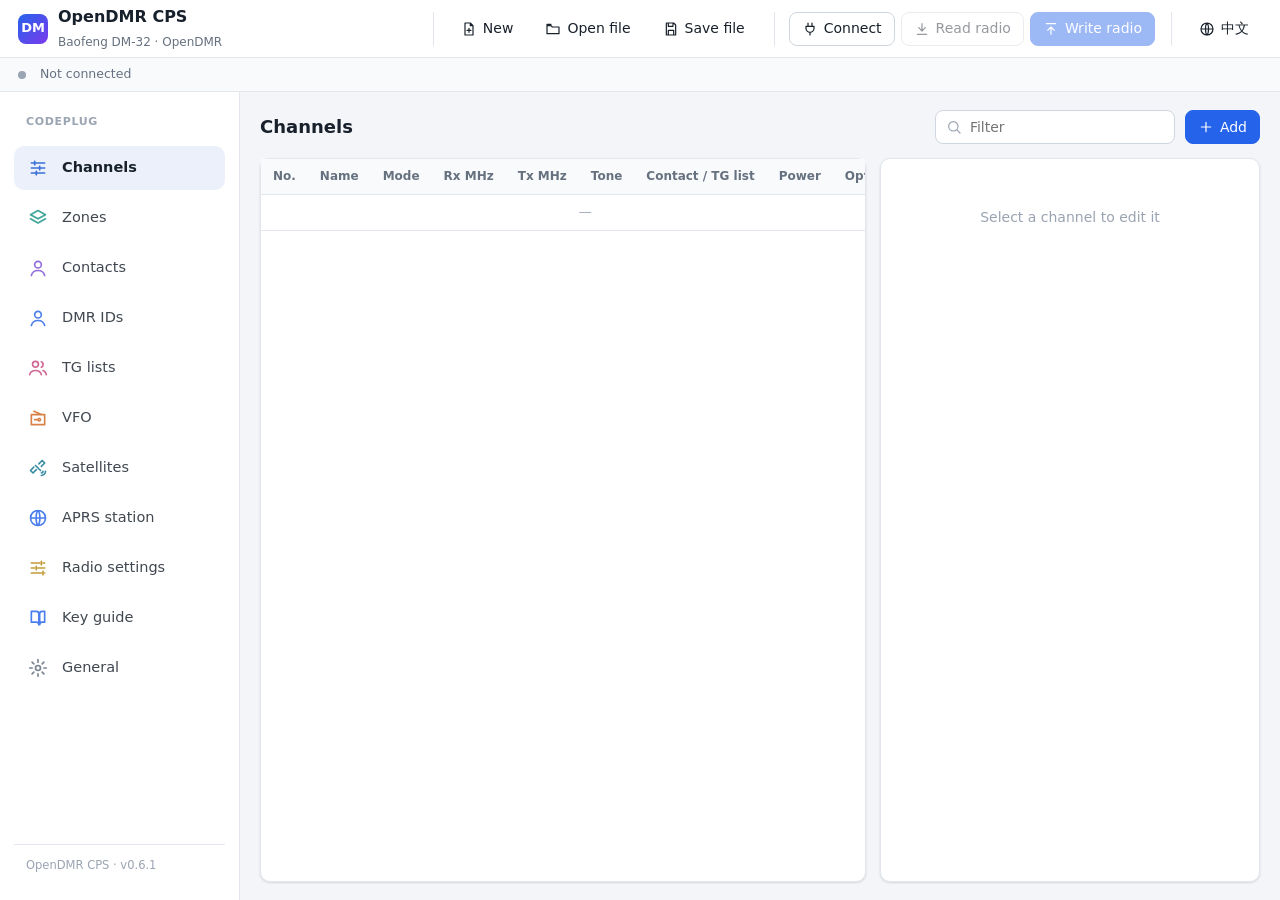
<file: web-instalador/cps-compat/index.html>
<!doctype html><html lang=zh-CN><head><meta charset=utf-8><meta content="width=device-width,initial-scale=1" name=viewport><title>OpenDMR CPS</title><link rel="stylesheet" href="style.css"></head><body><header class=topbar><div class=brand><div class=brand-mark>DM</div><div><span data-i18n=title>OpenDMR CPS</span><br><small>Baofeng DM-32 · OpenDMR</small></div></div><div class=group><button class=ghost data-icon=new id=btnNew><span data-i18n=newCodeplug>New</span></button><button class=ghost data-icon=open id=btnOpen><span data-i18n=openFile>Open file</span></button><button class=ghost data-icon=save id=btnSave><span data-i18n=saveFile>Save file</span></button></div><div class=group><button data-icon=plug id=btnConnect><span data-i18n=connect>Connect</span></button><button data-icon=download disabled id=btnRead><span data-i18n=readRadio>Read radio</span></button><button class=primary data-icon=upload disabled id=btnWrite><span data-i18n=writeRadio>Write radio</span></button></div><div class=group><button class=ghost data-icon=globe id=btnLang><span data-i18n=language>English</span></button></div><input accept=.opendmr hidden id=fileInput type=file></header><div class=statusbar><span class=dot id=linkDot></span><span data-i18n=notConnected id=status>Not connected</span><div class=progress hidden id=progressBox><div id=progressBar></div></div><span id=radioInfo></span></div><div class=layout><nav class=sidebar><div class=side-label data-i18n=codeplug>Codeplug</div><button class="tab active" data-icon=channels data-tab=channels><span data-i18n=channels>Channels</span><span class=badge id=countChannels></span></button><button class=tab data-icon=zones data-tab=zones><span data-i18n=zones>Zones</span><span class=badge id=countZones></span></button><button class=tab data-icon=contact data-tab=contacts><span data-i18n=contacts>Contacts</span><span class=badge id=countContacts></span></button><button class=tab data-icon=contact data-tab=dmrIds><span data-i18n=dmrIds>DMR IDs</span><span class=badge id=countDmrIds></span></button><button class=tab data-icon=group data-tab=rxGroups><span data-i18n=rxGroups>TG lists</span><span class=badge id=countRxGroups></span></button><button class=tab data-icon=vfo data-tab=vfo><span data-i18n=vfo>VFO</span></button><button class=tab data-icon=satellite data-tab=satellites><span data-i18n=satellites>Satellites</span><span class=badge id=countSatellites></span></button><button class=tab data-icon=globe data-tab=aprs><span data-i18n=aprsStation>APRS</span><span class=badge id=countAprs></span></button><button class=tab data-icon=sliders data-tab=radioSettings><span data-i18n=radioSettings>Radio settings</span></button><button class=tab data-icon=book data-tab=keys><span data-i18n=keysManual>Key guide</span></button><button class=tab data-icon=settings data-tab=general><span data-i18n=general>General</span></button><div class=side-foot>OpenDMR CPS · v0.1</div></nav><main id=content></main></div><div hidden id=toast></div><script type="module" src="app.js"></script></body></html>
</file>
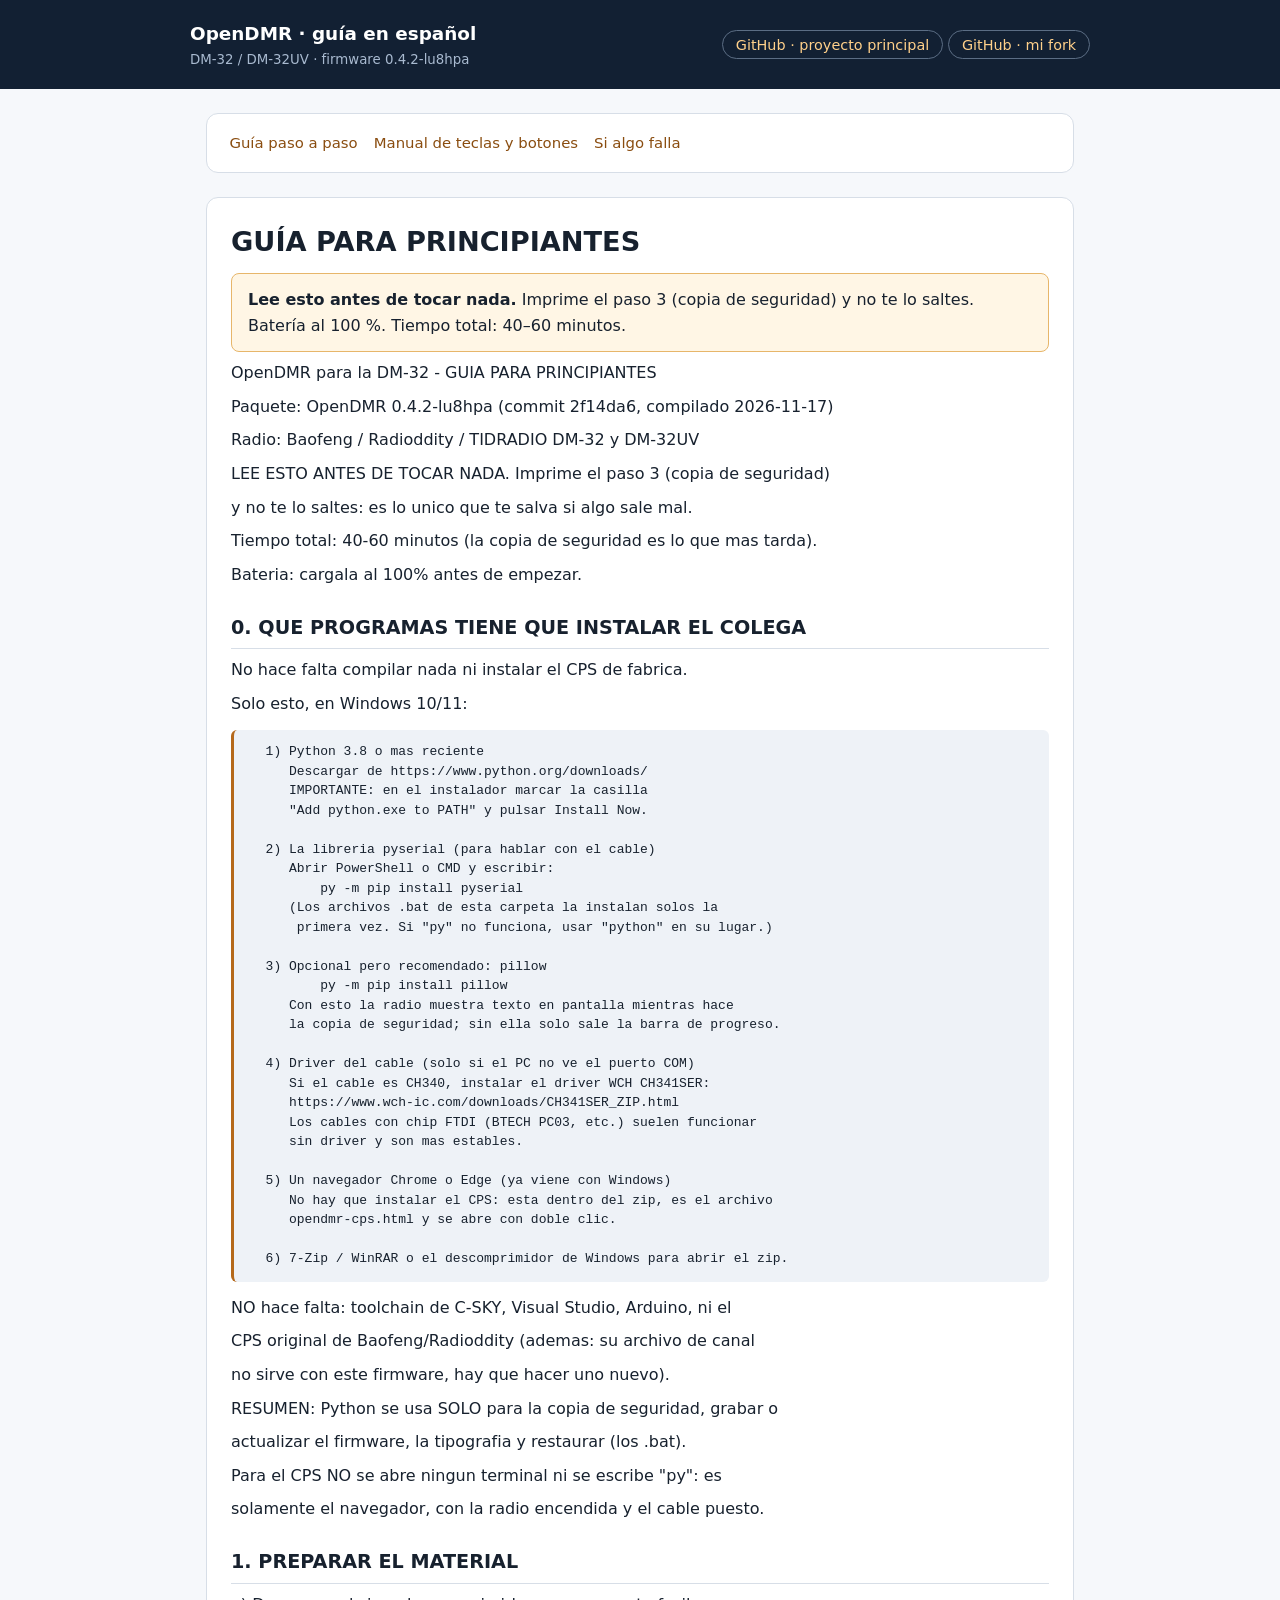
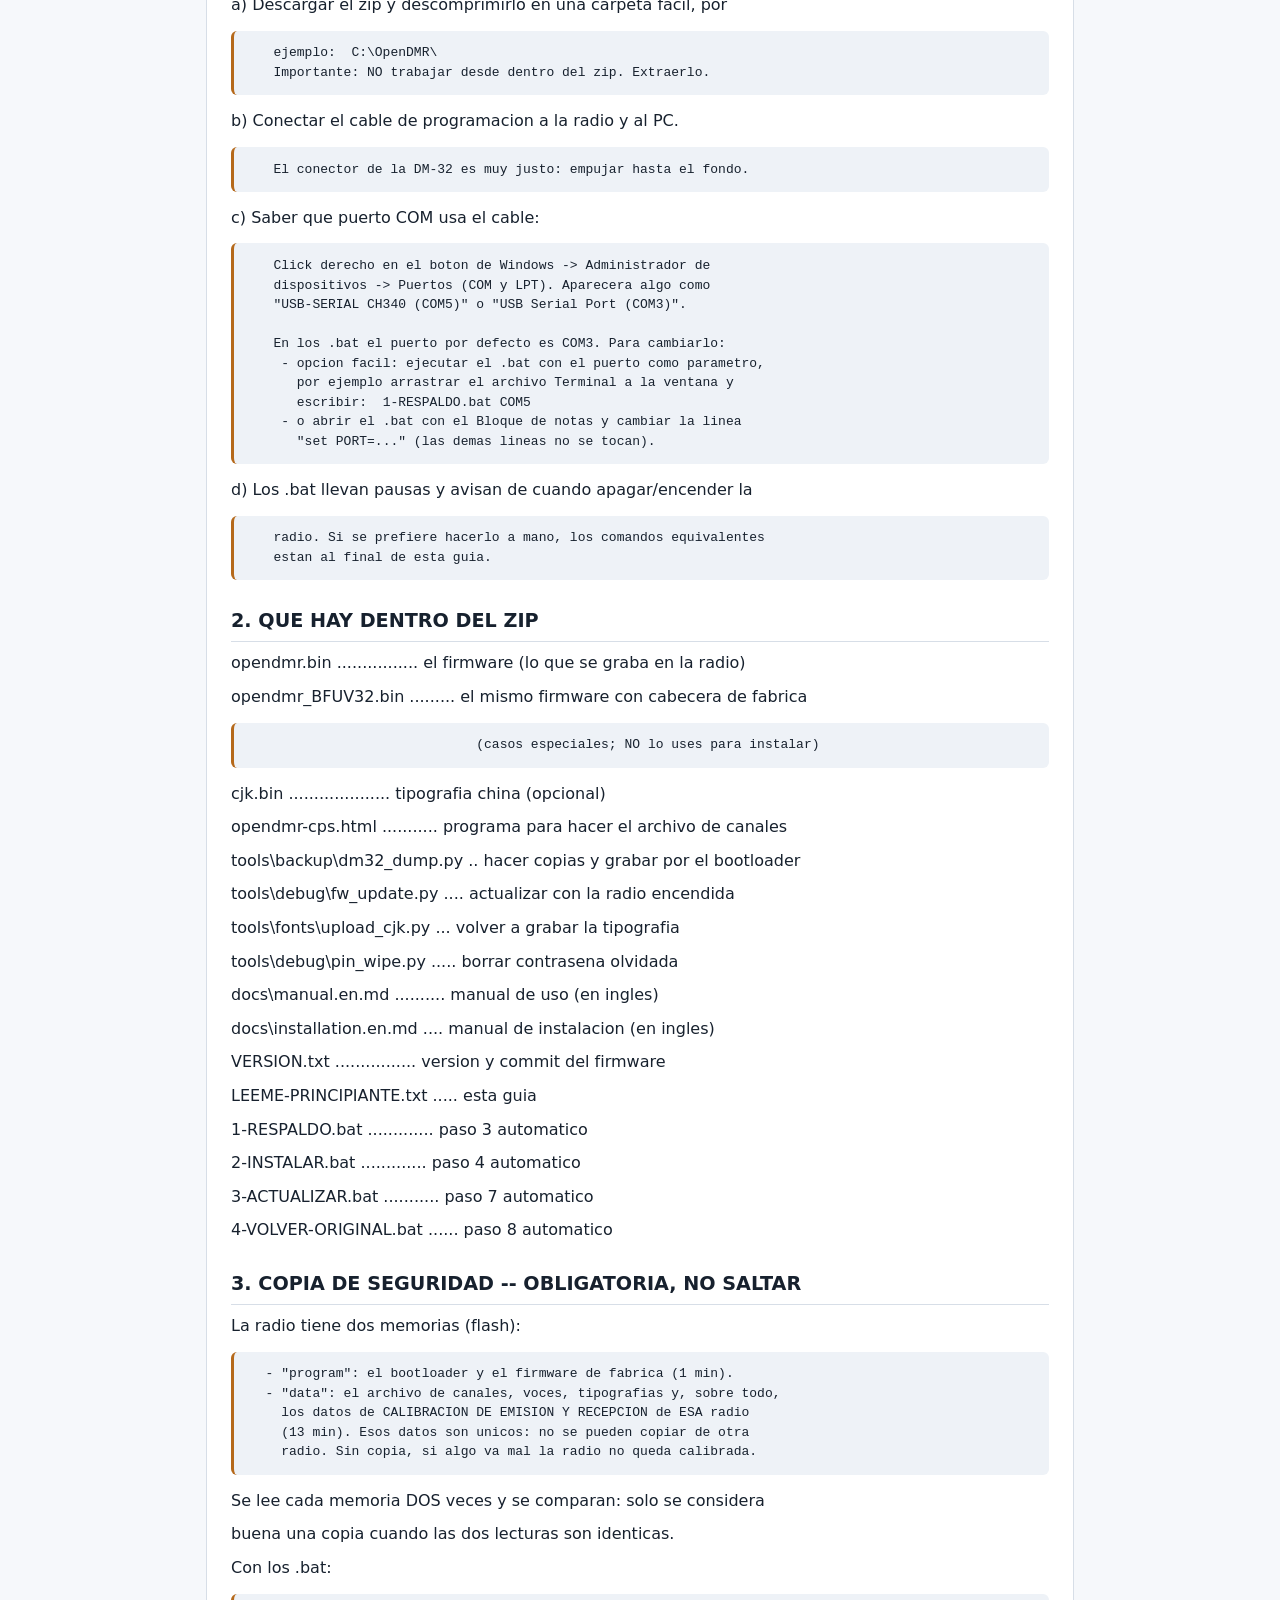
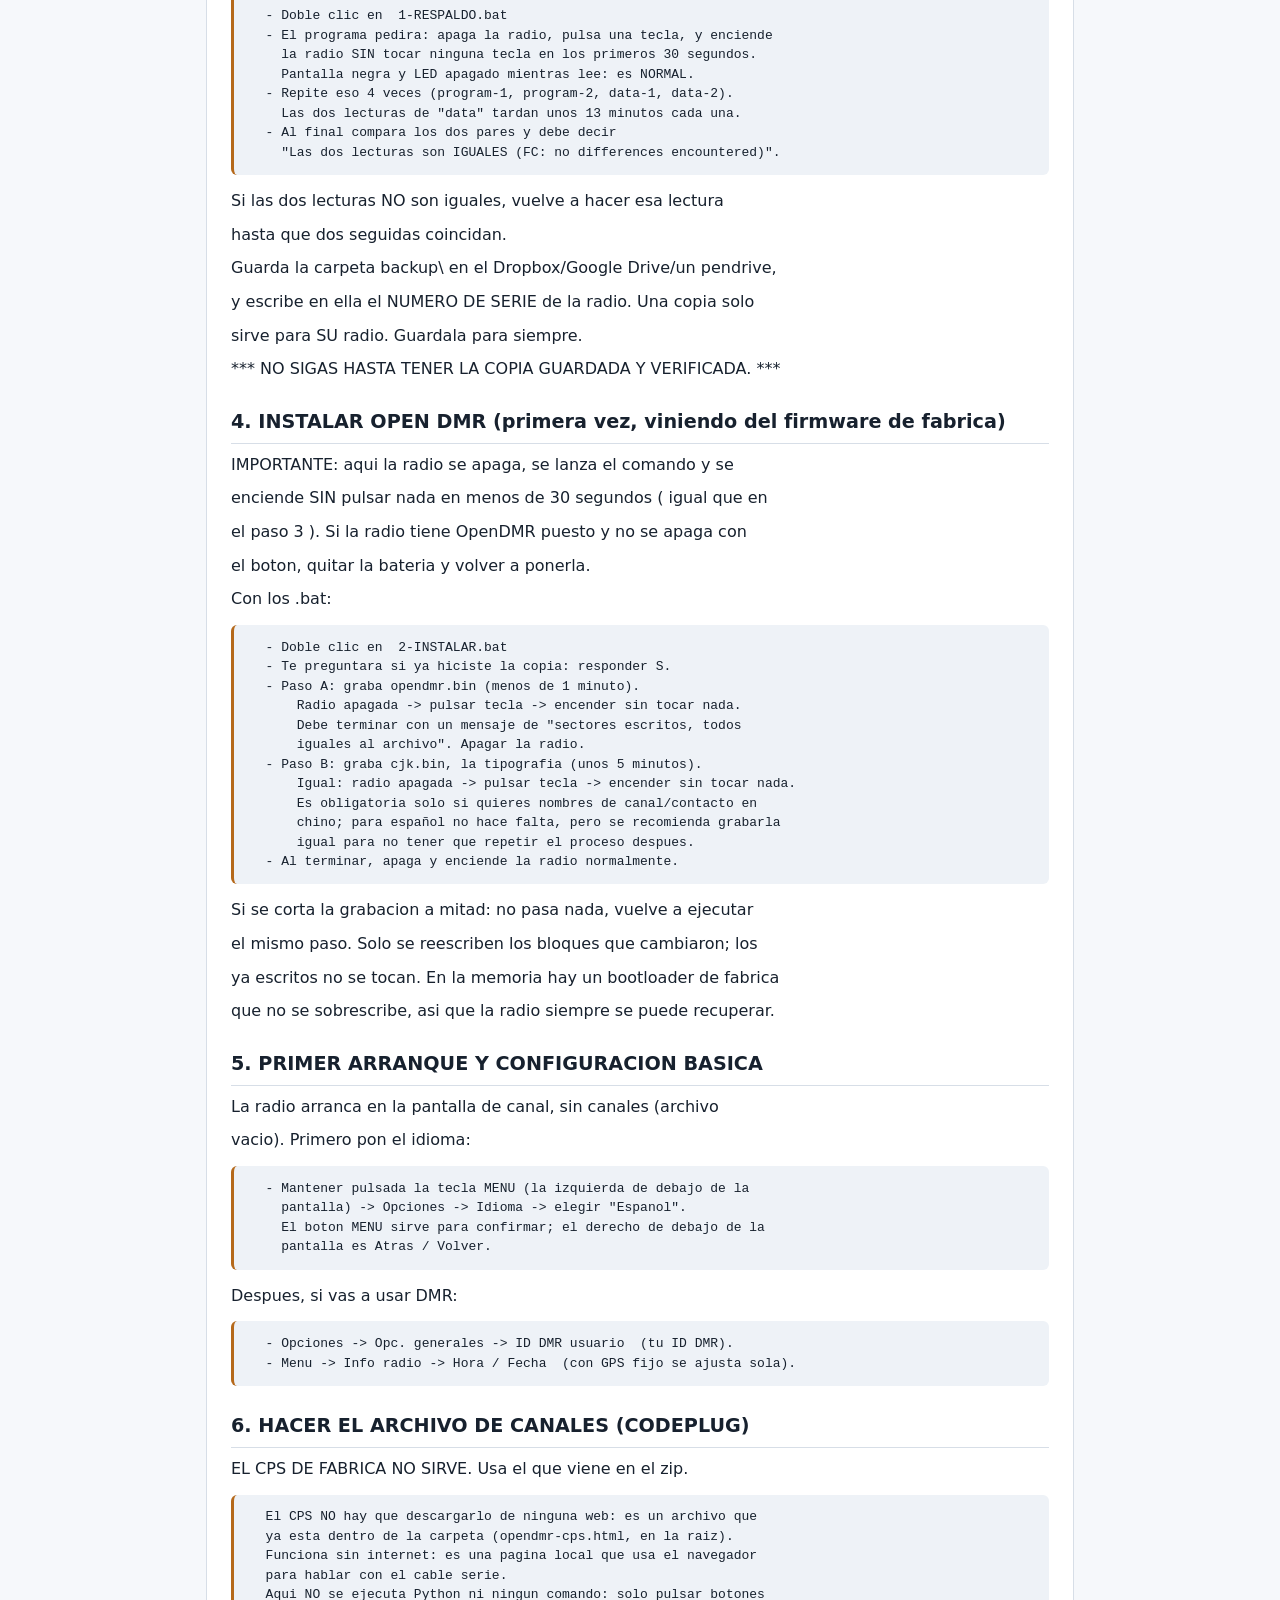
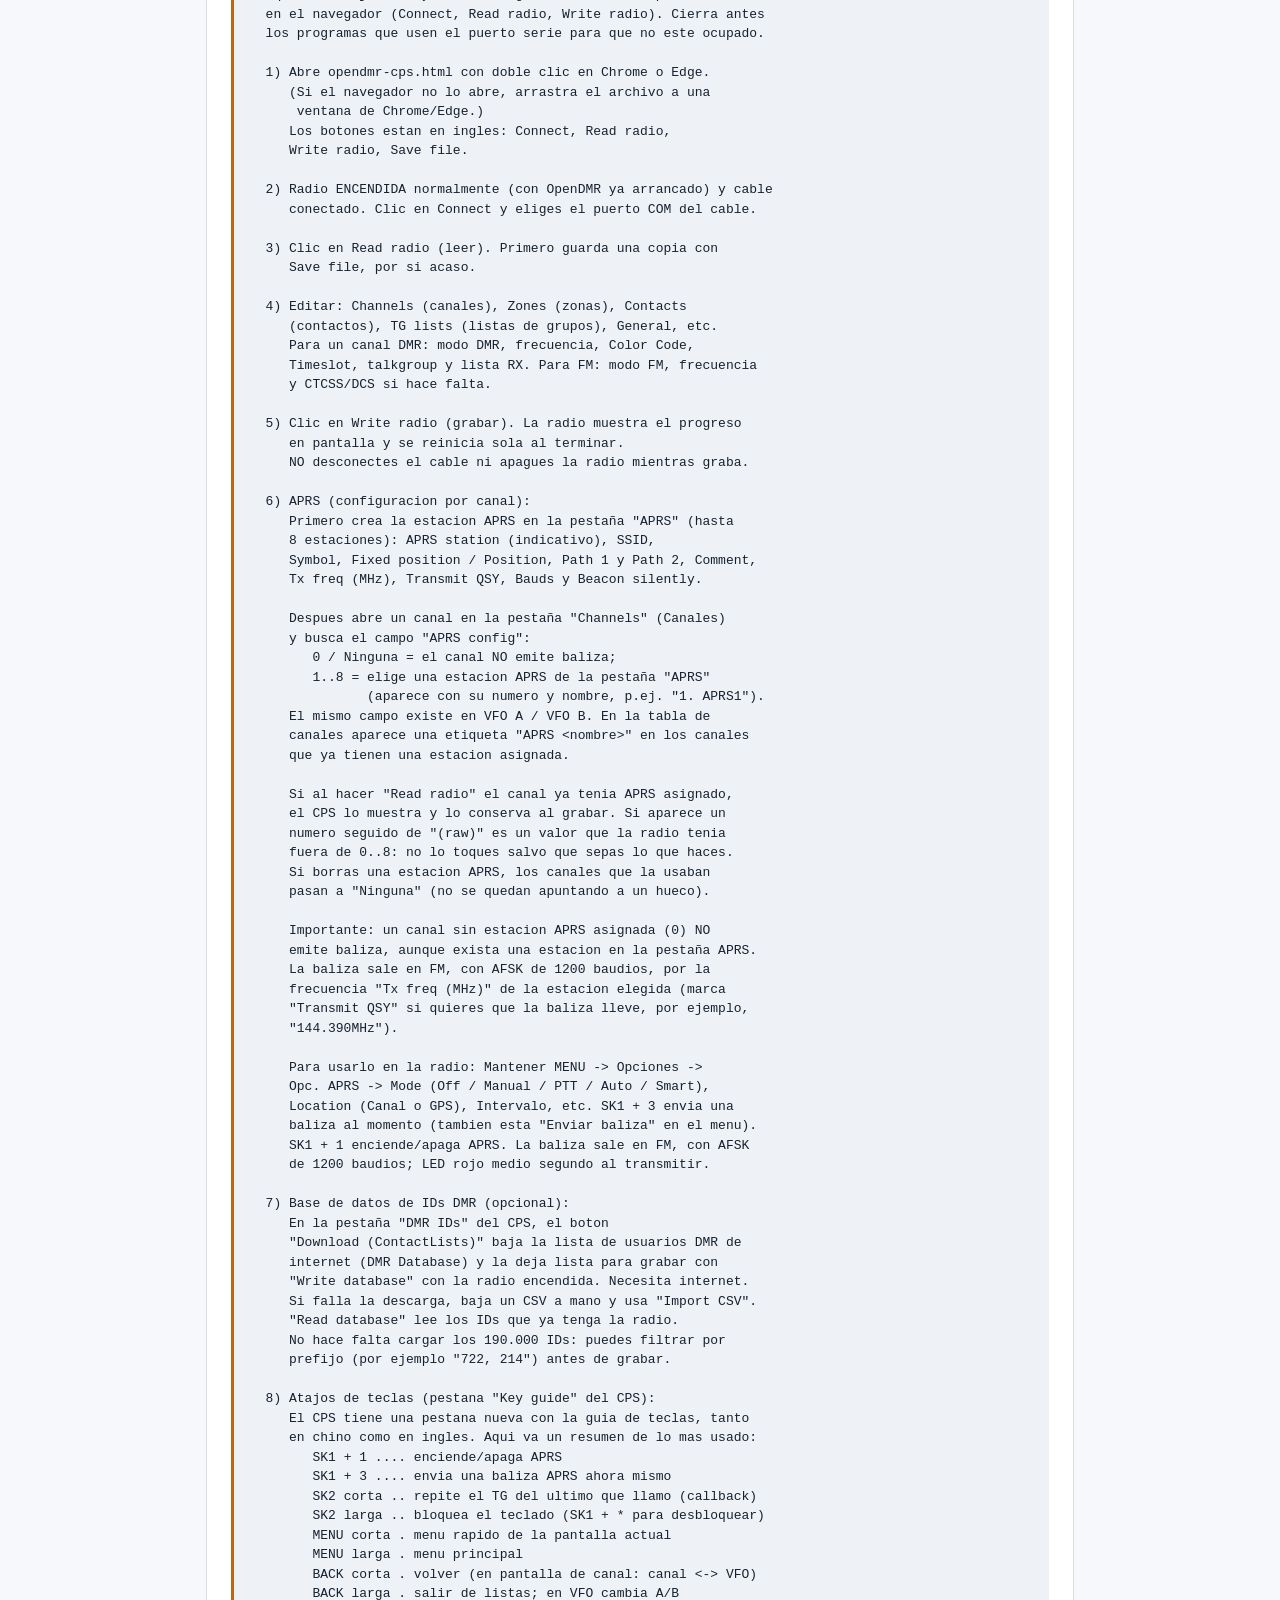
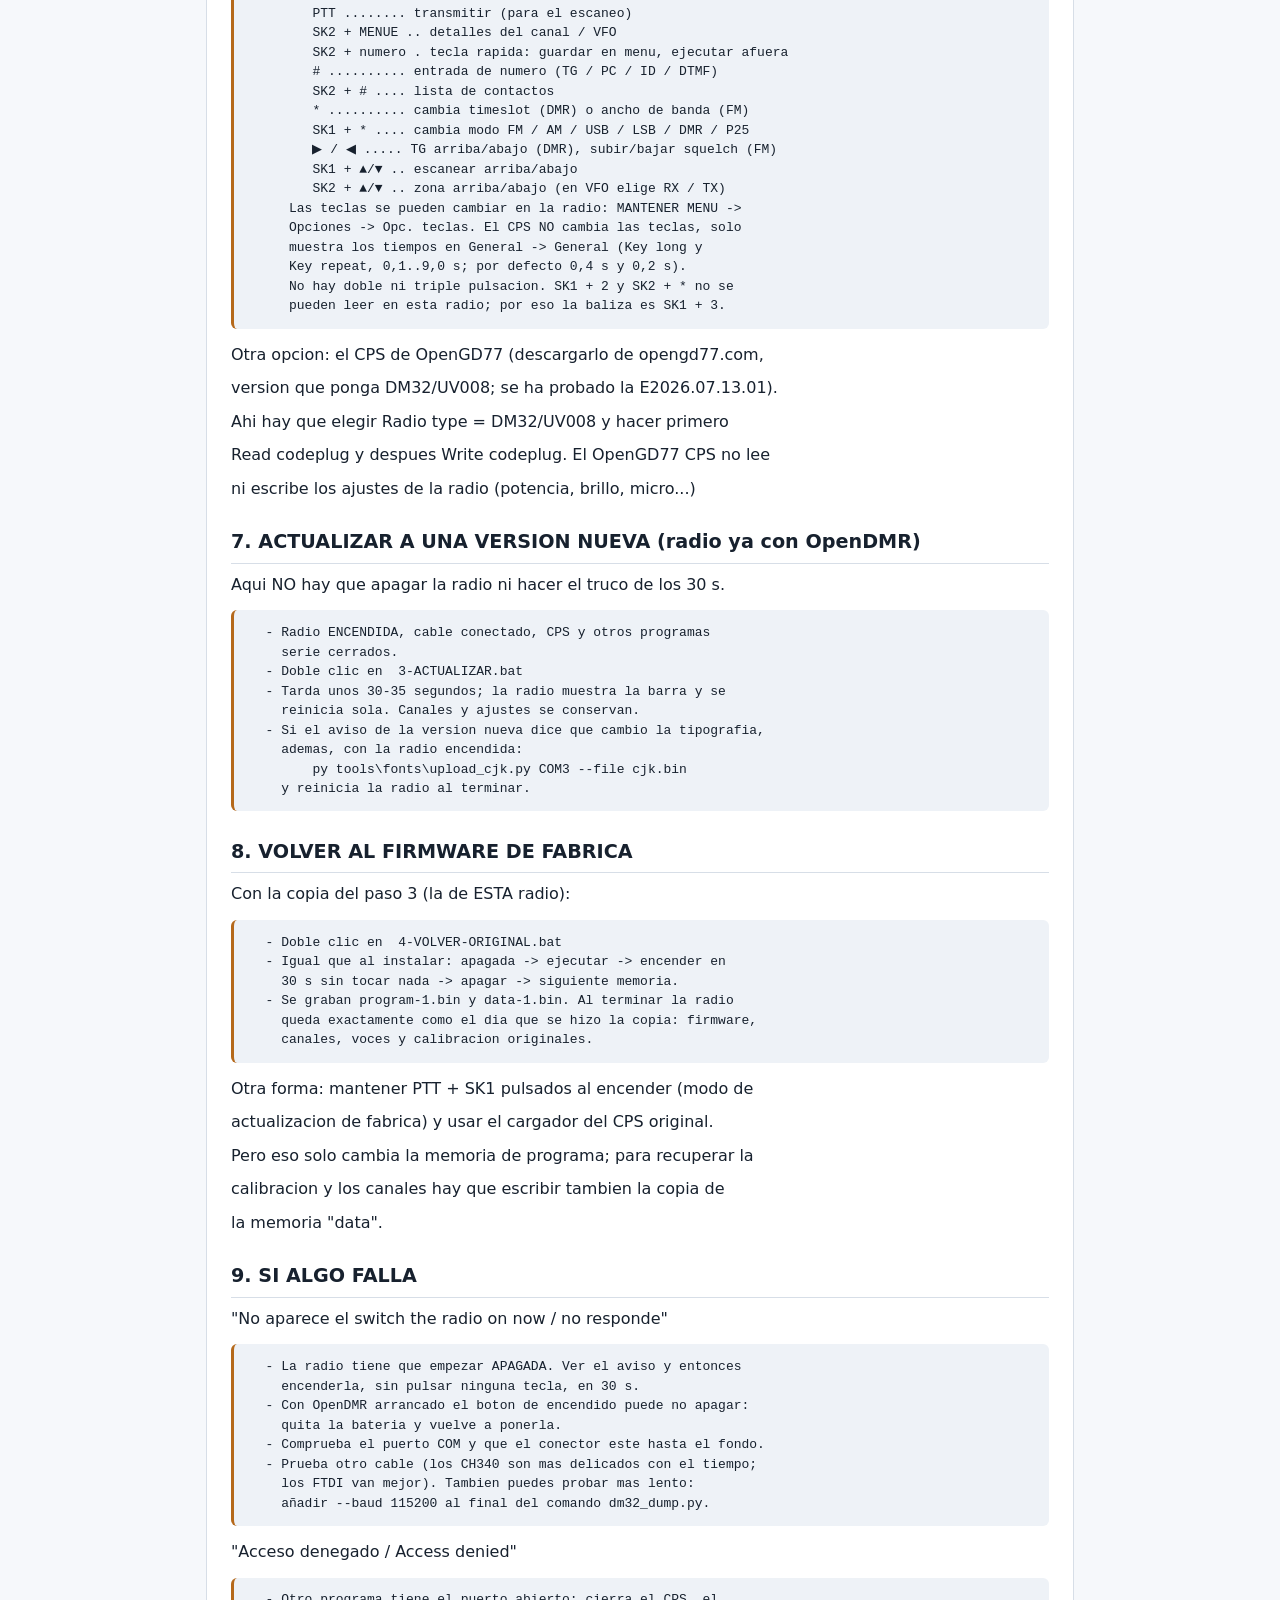
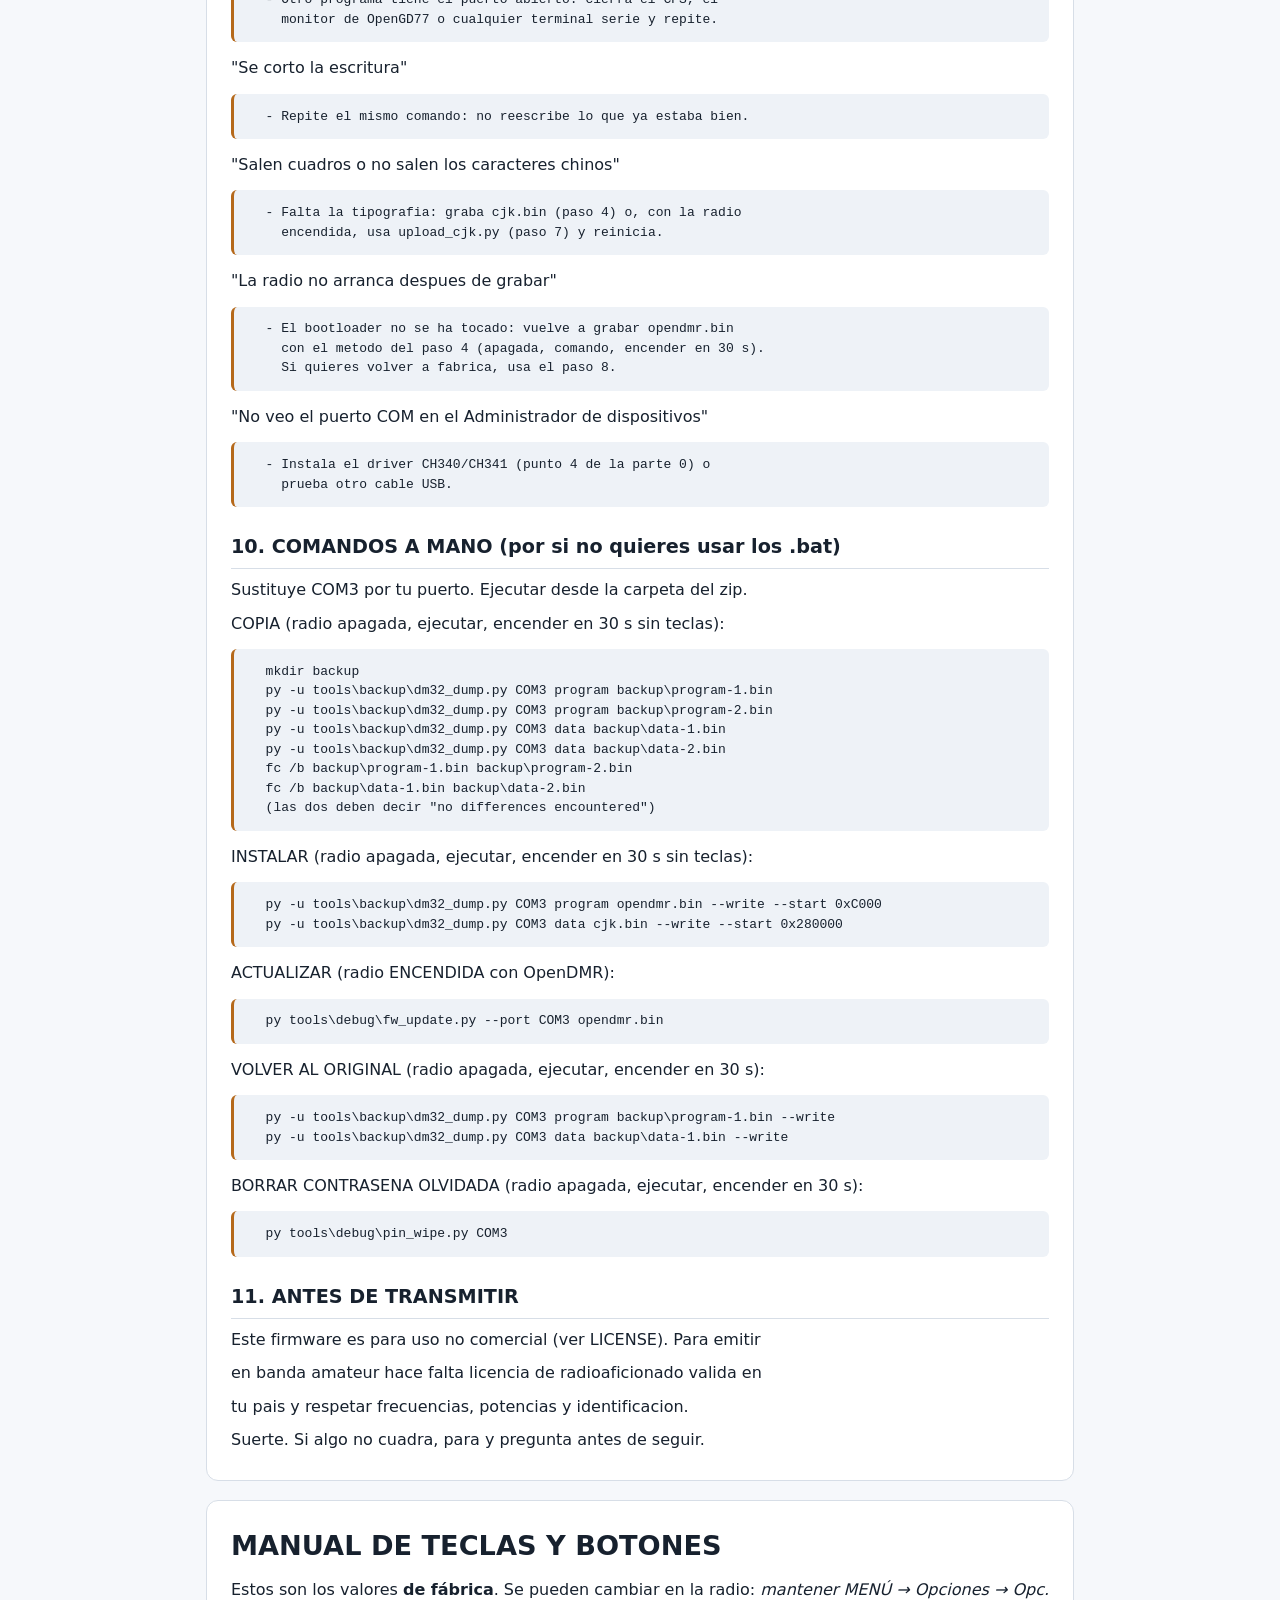
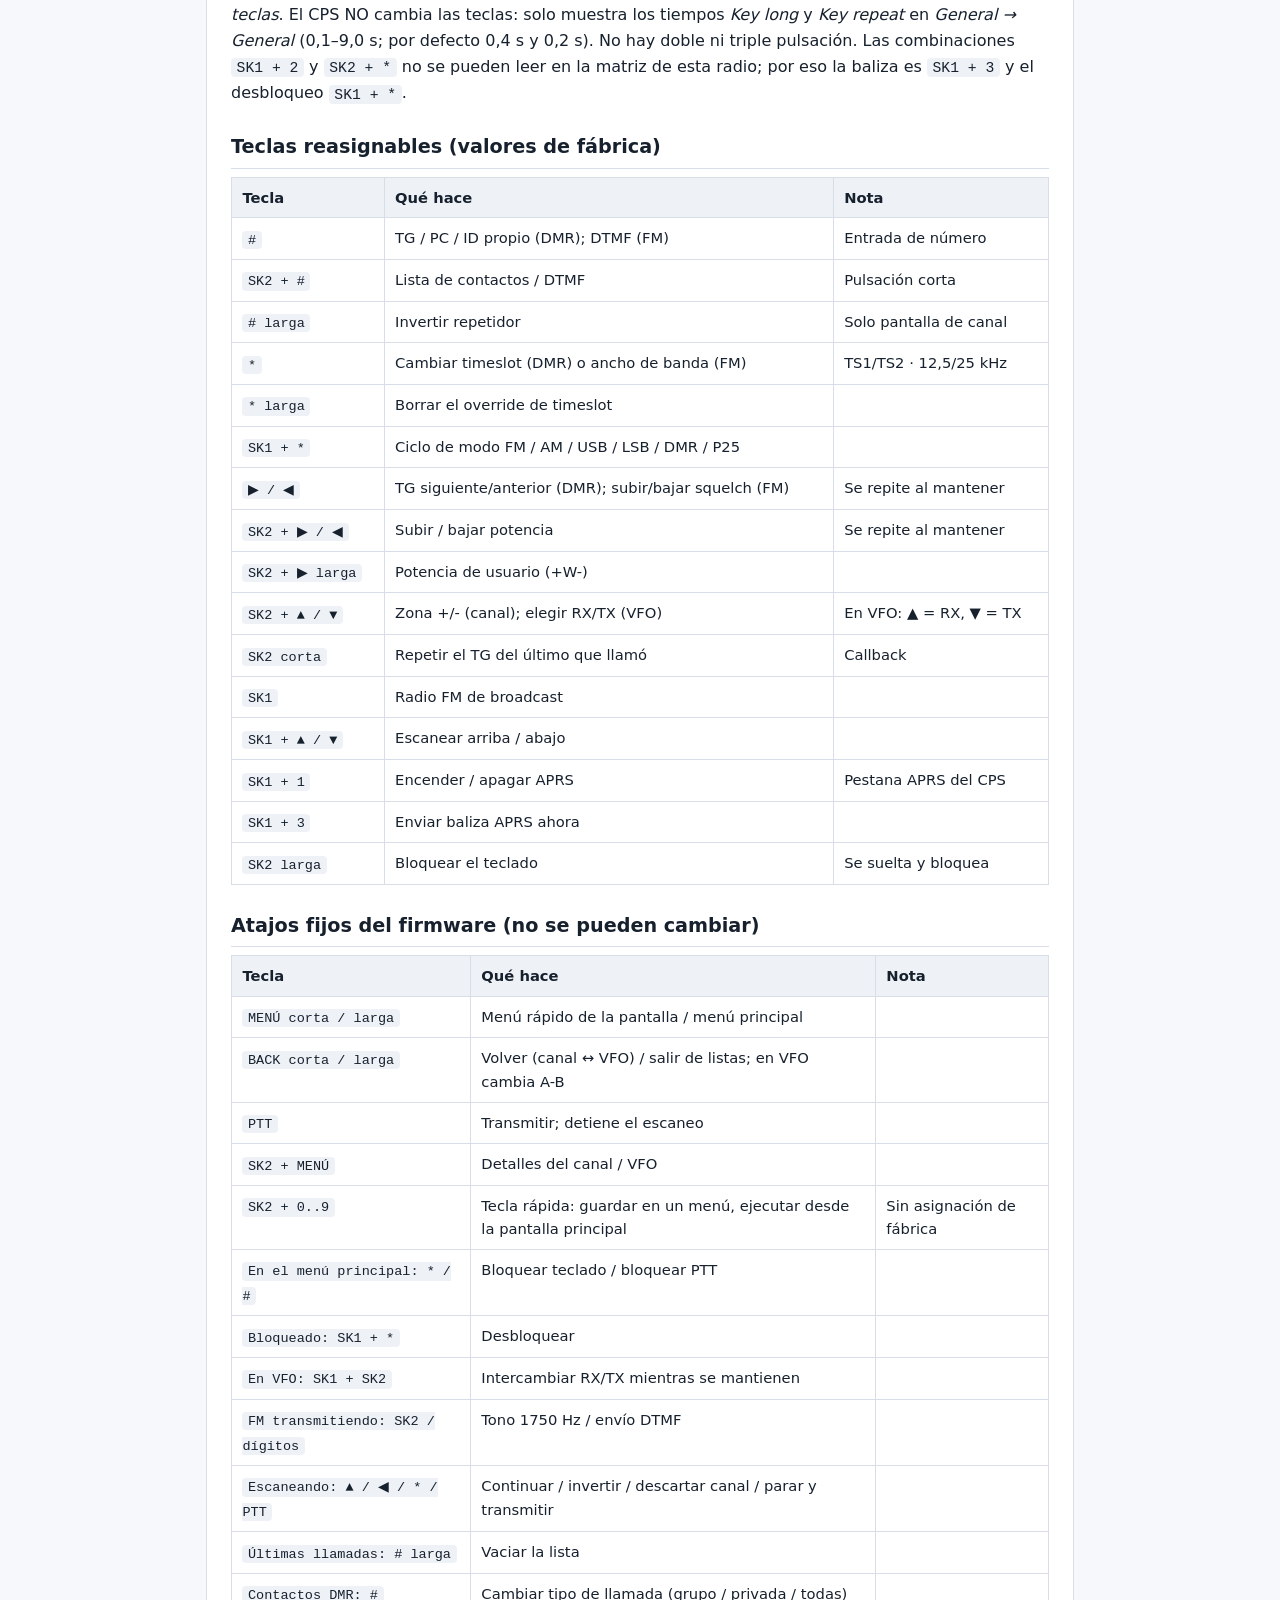
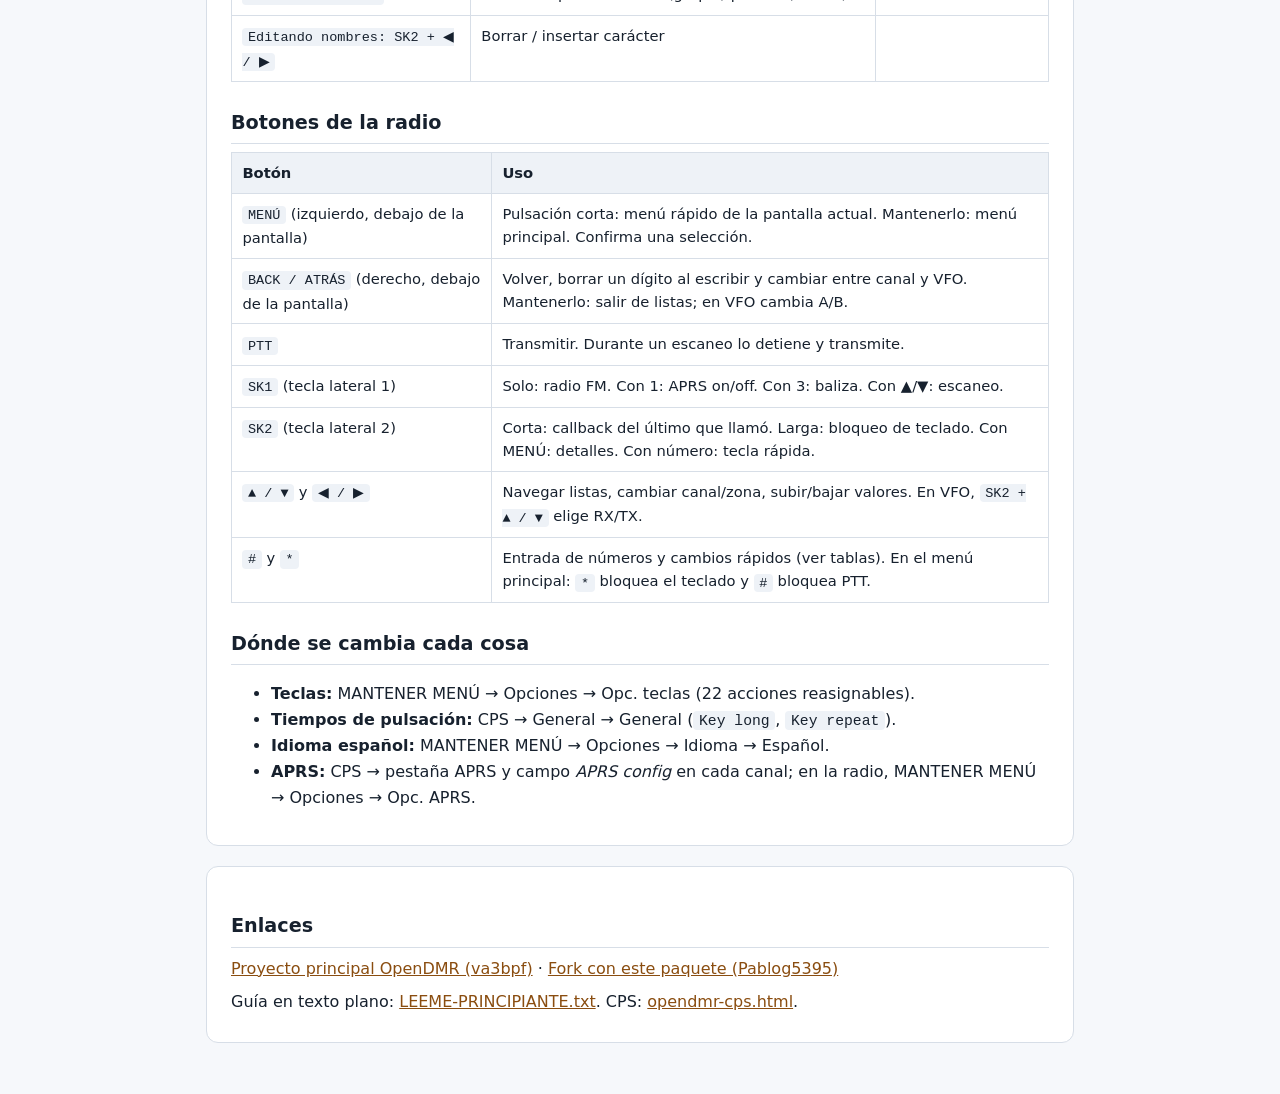
<file: web-instalador/GUIA-PRINICIPANTE.html>
<!doctype html><html lang="es"><head><meta charset="utf-8"><meta name="viewport" content="width=device-width,initial-scale=1"><title>Guía OpenDMR DM-32 · principiante y teclas</title><style>
:root{color-scheme:light;--ink:#17212e;--mut:#526173;--line:#d7dee7;--acc:#b5691b;--bg:#f6f8fb}
*{box-sizing:border-box}body{margin:0;font:16px/1.6 system-ui,-apple-system,"Segoe UI",sans-serif;color:var(--ink);background:var(--bg)}
header{background:#122033;color:#fff;padding:1.2rem 1rem}header .wrap{max-width:900px;margin:auto;display:flex;flex-wrap:wrap;gap:1rem;align-items:center;justify-content:space-between}
header strong{font-size:1.15rem}header small{display:block;color:#a9bad0}
header a{color:#ffd08a;text-decoration:none;font-size:.9rem;border:1px solid #5b6d84;border-radius:999px;padding:.35rem .8rem}
main{max-width:900px;margin:1.5rem auto;padding:0 1rem 3rem}
nav{background:#fff;border:1px solid var(--line);border-radius:12px;padding:1rem 1.4rem;margin-bottom:1.5rem}
nav a{color:#8a4d10;text-decoration:none;margin-right:1rem;font-size:.93rem;white-space:nowrap}
section{background:#fff;border:1px solid var(--line);border-radius:12px;padding:1.2rem 1.5rem;margin-bottom:1.2rem}
h1{font-size:1.7rem;margin:.2rem 0 .6rem}h2{font-size:1.2rem;margin:1.6rem 0 .5rem;border-bottom:1px solid var(--line);padding-bottom:.3rem}
h3{font-size:1.05rem}p{margin:.5rem 0}pre{background:#eef2f7;border-left:3px solid var(--acc);padding:.8rem 1rem;border-radius:6px;overflow-x:auto;font:13px/1.5 ui-monospace,Consolas,monospace;white-space:pre-wrap}
code{background:#eef2f7;padding:.1rem .35rem;border-radius:4px;font-size:.92em}
table{border-collapse:collapse;width:100%;font-size:.92rem}th,td{border:1px solid var(--line);padding:.5rem .65rem;text-align:left;vertical-align:top}th{background:#eef2f7}
.warn{background:#fff6e5;border:1px solid #e7b66a;border-radius:8px;padding:.8rem 1rem}
a{color:#8a4d10}
@media print{body{background:#fff}header,nav{display:none}section{break-inside:avoid;box-shadow:none}}
</style></head><body>
<header><div class="wrap"><div><strong>OpenDMR · guía en español</strong><small>DM-32 / DM-32UV · firmware 0.4.2-lu8hpa</small></div><div><a href="https://github.com/va3bpf/OpenDMR" target="_blank" rel="noopener">GitHub · proyecto principal</a> <a href="https://github.com/Pablog5395/OpenDMR" target="_blank" rel="noopener">GitHub · mi fork</a></div></div></header>
<main><nav><a href="#guia">Guía paso a paso</a><a href="#teclas">Manual de teclas y botones</a><a href="#ayuda">Si algo falla</a></nav>
<section id="guia"><h1>GUÍA PARA PRINCIPIANTES</h1><p class="warn"><strong>Lee esto antes de tocar nada.</strong> Imprime el paso 3 (copia de seguridad) y no te lo saltes. Batería al 100 %. Tiempo total: 40–60 minutos.</p>
<p>OpenDMR para la DM-32 - GUIA PARA PRINCIPIANTES</p>
<p>Paquete: OpenDMR 0.4.2-lu8hpa (commit 2f14da6, compilado 2026-11-17)</p>
<p>Radio:   Baofeng / Radioddity / TIDRADIO DM-32 y DM-32UV</p>
<p>LEE ESTO ANTES DE TOCAR NADA. Imprime el paso 3 (copia de seguridad)</p>
<p>y no te lo saltes: es lo unico que te salva si algo sale mal.</p>
<p>Tiempo total: 40-60 minutos (la copia de seguridad es lo que mas tarda).</p>
<p>Bateria: cargala al 100% antes de empezar.</p>
<h2 id="s1">0. QUE PROGRAMAS TIENE QUE INSTALAR EL COLEGA</h2>
<p>No hace falta compilar nada ni instalar el CPS de fabrica.</p>
<p>Solo esto, en Windows 10/11:</p>
<pre>  1) Python 3.8 o mas reciente
     Descargar de https://www.python.org/downloads/
     IMPORTANTE: en el instalador marcar la casilla
     &quot;Add python.exe to PATH&quot; y pulsar Install Now.

  2) La libreria pyserial (para hablar con el cable)
     Abrir PowerShell o CMD y escribir:
         py -m pip install pyserial
     (Los archivos .bat de esta carpeta la instalan solos la
      primera vez. Si &quot;py&quot; no funciona, usar &quot;python&quot; en su lugar.)

  3) Opcional pero recomendado: pillow
         py -m pip install pillow
     Con esto la radio muestra texto en pantalla mientras hace
     la copia de seguridad; sin ella solo sale la barra de progreso.

  4) Driver del cable (solo si el PC no ve el puerto COM)
     Si el cable es CH340, instalar el driver WCH CH341SER:
     https://www.wch-ic.com/downloads/CH341SER_ZIP.html
     Los cables con chip FTDI (BTECH PC03, etc.) suelen funcionar
     sin driver y son mas estables.

  5) Un navegador Chrome o Edge (ya viene con Windows)
     No hay que instalar el CPS: esta dentro del zip, es el archivo
     opendmr-cps.html y se abre con doble clic.

  6) 7-Zip / WinRAR o el descomprimidor de Windows para abrir el zip.</pre>
<p>NO hace falta: toolchain de C-SKY, Visual Studio, Arduino, ni el</p>
<p>CPS original de Baofeng/Radioddity (ademas: su archivo de canal</p>
<p>no sirve con este firmware, hay que hacer uno nuevo).</p>
<p>RESUMEN: Python se usa SOLO para la copia de seguridad, grabar o</p>
<p>actualizar el firmware, la tipografia y restaurar (los .bat).</p>
<p>Para el CPS NO se abre ningun terminal ni se escribe &quot;py&quot;: es</p>
<p>solamente el navegador, con la radio encendida y el cable puesto.</p>
<h2 id="s2">1. PREPARAR EL MATERIAL</h2>
<p>a) Descargar el zip y descomprimirlo en una carpeta facil, por</p>
<pre>   ejemplo:  C:\OpenDMR\
   Importante: NO trabajar desde dentro del zip. Extraerlo.</pre>
<p>b) Conectar el cable de programacion a la radio y al PC.</p>
<pre>   El conector de la DM-32 es muy justo: empujar hasta el fondo.</pre>
<p>c) Saber que puerto COM usa el cable:</p>
<pre>   Click derecho en el boton de Windows -&gt; Administrador de
   dispositivos -&gt; Puertos (COM y LPT). Aparecera algo como
   &quot;USB-SERIAL CH340 (COM5)&quot; o &quot;USB Serial Port (COM3)&quot;.

   En los .bat el puerto por defecto es COM3. Para cambiarlo:
    - opcion facil: ejecutar el .bat con el puerto como parametro,
      por ejemplo arrastrar el archivo Terminal a la ventana y
      escribir:  1-RESPALDO.bat COM5
    - o abrir el .bat con el Bloque de notas y cambiar la linea
      &quot;set PORT=...&quot; (las demas lineas no se tocan).</pre>
<p>d) Los .bat llevan pausas y avisan de cuando apagar/encender la</p>
<pre>   radio. Si se prefiere hacerlo a mano, los comandos equivalentes
   estan al final de esta guia.</pre>
<h2 id="s3">2. QUE HAY DENTRO DEL ZIP</h2>
<p>opendmr.bin ................ el firmware (lo que se graba en la radio)</p>
<p>opendmr_BFUV32.bin ......... el mismo firmware con cabecera de fabrica</p>
<pre>                             (casos especiales; NO lo uses para instalar)</pre>
<p>cjk.bin .................... tipografia china (opcional)</p>
<p>opendmr-cps.html ........... programa para hacer el archivo de canales</p>
<p>tools\backup\dm32_dump.py .. hacer copias y grabar por el bootloader</p>
<p>tools\debug\fw_update.py .... actualizar con la radio encendida</p>
<p>tools\fonts\upload_cjk.py ... volver a grabar la tipografia</p>
<p>tools\debug\pin_wipe.py ..... borrar contrasena olvidada</p>
<p>docs\manual.en.md .......... manual de uso (en ingles)</p>
<p>docs\installation.en.md .... manual de instalacion (en ingles)</p>
<p>VERSION.txt ................ version y commit del firmware</p>
<p>LEEME-PRINCIPIANTE.txt ..... esta guia</p>
<p>1-RESPALDO.bat ............. paso 3 automatico</p>
<p>2-INSTALAR.bat ............. paso 4 automatico</p>
<p>3-ACTUALIZAR.bat ........... paso 7 automatico</p>
<p>4-VOLVER-ORIGINAL.bat ...... paso 8 automatico</p>
<h2 id="s4">3. COPIA DE SEGURIDAD  --  OBLIGATORIA, NO SALTAR</h2>
<p>La radio tiene dos memorias (flash):</p>
<pre>  - &quot;program&quot;: el bootloader y el firmware de fabrica (1 min).
  - &quot;data&quot;: el archivo de canales, voces, tipografias y, sobre todo,
    los datos de CALIBRACION DE EMISION Y RECEPCION de ESA radio
    (13 min). Esos datos son unicos: no se pueden copiar de otra
    radio. Sin copia, si algo va mal la radio no queda calibrada.</pre>
<p>Se lee cada memoria DOS veces y se comparan: solo se considera</p>
<p>buena una copia cuando las dos lecturas son identicas.</p>
<p>Con los .bat:</p>
<pre>  - Doble clic en  1-RESPALDO.bat
  - El programa pedira: apaga la radio, pulsa una tecla, y enciende
    la radio SIN tocar ninguna tecla en los primeros 30 segundos.
    Pantalla negra y LED apagado mientras lee: es NORMAL.
  - Repite eso 4 veces (program-1, program-2, data-1, data-2).
    Las dos lecturas de &quot;data&quot; tardan unos 13 minutos cada una.
  - Al final compara los dos pares y debe decir
    &quot;Las dos lecturas son IGUALES (FC: no differences encountered)&quot;.</pre>
<p>Si las dos lecturas NO son iguales, vuelve a hacer esa lectura</p>
<p>hasta que dos seguidas coincidan.</p>
<p>Guarda la carpeta backup\ en el Dropbox/Google Drive/un pendrive,</p>
<p>y escribe en ella el NUMERO DE SERIE de la radio. Una copia solo</p>
<p>sirve para SU radio. Guardala para siempre.</p>
<p>*** NO SIGAS HASTA TENER LA COPIA GUARDADA Y VERIFICADA. ***</p>
<h2 id="s5">4. INSTALAR OPEN DMR (primera vez, viniendo del firmware de fabrica)</h2>
<p>IMPORTANTE: aqui la radio se apaga, se lanza el comando y se</p>
<p>enciende SIN pulsar nada en menos de 30 segundos ( igual que en</p>
<p>el paso 3 ). Si la radio tiene OpenDMR puesto y no se apaga con</p>
<p>el boton, quitar la bateria y volver a ponerla.</p>
<p>Con los .bat:</p>
<pre>  - Doble clic en  2-INSTALAR.bat
  - Te preguntara si ya hiciste la copia: responder S.
  - Paso A: graba opendmr.bin (menos de 1 minuto).
      Radio apagada -&gt; pulsar tecla -&gt; encender sin tocar nada.
      Debe terminar con un mensaje de &quot;sectores escritos, todos
      iguales al archivo&quot;. Apagar la radio.
  - Paso B: graba cjk.bin, la tipografia (unos 5 minutos).
      Igual: radio apagada -&gt; pulsar tecla -&gt; encender sin tocar nada.
      Es obligatoria solo si quieres nombres de canal/contacto en
      chino; para español no hace falta, pero se recomienda grabarla
      igual para no tener que repetir el proceso despues.
  - Al terminar, apaga y enciende la radio normalmente.</pre>
<p>Si se corta la grabacion a mitad: no pasa nada, vuelve a ejecutar</p>
<p>el mismo paso. Solo se reescriben los bloques que cambiaron; los</p>
<p>ya escritos no se tocan. En la memoria hay un bootloader de fabrica</p>
<p>que no se sobrescribe, asi que la radio siempre se puede recuperar.</p>
<h2 id="s6">5. PRIMER ARRANQUE Y CONFIGURACION BASICA</h2>
<p>La radio arranca en la pantalla de canal, sin canales (archivo</p>
<p>vacio). Primero pon el idioma:</p>
<pre>  - Mantener pulsada la tecla MENU (la izquierda de debajo de la
    pantalla) -&gt; Opciones -&gt; Idioma -&gt; elegir &quot;Espanol&quot;.
    El boton MENU sirve para confirmar; el derecho de debajo de la
    pantalla es Atras / Volver.</pre>
<p>Despues, si vas a usar DMR:</p>
<pre>  - Opciones -&gt; Opc. generales -&gt; ID DMR usuario  (tu ID DMR).
  - Menu -&gt; Info radio -&gt; Hora / Fecha  (con GPS fijo se ajusta sola).</pre>
<h2 id="s7">6. HACER EL ARCHIVO DE CANALES (CODEPLUG)</h2>
<p>EL CPS DE FABRICA NO SIRVE. Usa el que viene en el zip.</p>
<pre>  El CPS NO hay que descargarlo de ninguna web: es un archivo que
  ya esta dentro de la carpeta (opendmr-cps.html, en la raiz).
  Funciona sin internet: es una pagina local que usa el navegador
  para hablar con el cable serie.
  Aqui NO se ejecuta Python ni ningun comando: solo pulsar botones
  en el navegador (Connect, Read radio, Write radio). Cierra antes
  los programas que usen el puerto serie para que no este ocupado.

  1) Abre opendmr-cps.html con doble clic en Chrome o Edge.
     (Si el navegador no lo abre, arrastra el archivo a una
      ventana de Chrome/Edge.)
     Los botones estan en ingles: Connect, Read radio,
     Write radio, Save file.

  2) Radio ENCENDIDA normalmente (con OpenDMR ya arrancado) y cable
     conectado. Clic en Connect y eliges el puerto COM del cable.

  3) Clic en Read radio (leer). Primero guarda una copia con
     Save file, por si acaso.

  4) Editar: Channels (canales), Zones (zonas), Contacts
     (contactos), TG lists (listas de grupos), General, etc.
     Para un canal DMR: modo DMR, frecuencia, Color Code,
     Timeslot, talkgroup y lista RX. Para FM: modo FM, frecuencia
     y CTCSS/DCS si hace falta.

  5) Clic en Write radio (grabar). La radio muestra el progreso
     en pantalla y se reinicia sola al terminar.
     NO desconectes el cable ni apagues la radio mientras graba.

  6) APRS (configuracion por canal):
     Primero crea la estacion APRS en la pestaña &quot;APRS&quot; (hasta
     8 estaciones): APRS station (indicativo), SSID,
     Symbol, Fixed position / Position, Path 1 y Path 2, Comment,
     Tx freq (MHz), Transmit QSY, Bauds y Beacon silently.

     Despues abre un canal en la pestaña &quot;Channels&quot; (Canales)
     y busca el campo &quot;APRS config&quot;:
        0 / Ninguna = el canal NO emite baliza;
        1..8 = elige una estacion APRS de la pestaña &quot;APRS&quot;
               (aparece con su numero y nombre, p.ej. &quot;1. APRS1&quot;).
     El mismo campo existe en VFO A / VFO B. En la tabla de
     canales aparece una etiqueta &quot;APRS &lt;nombre&gt;&quot; en los canales
     que ya tienen una estacion asignada.

     Si al hacer &quot;Read radio&quot; el canal ya tenia APRS asignado,
     el CPS lo muestra y lo conserva al grabar. Si aparece un
     numero seguido de &quot;(raw)&quot; es un valor que la radio tenia
     fuera de 0..8: no lo toques salvo que sepas lo que haces.
     Si borras una estacion APRS, los canales que la usaban
     pasan a &quot;Ninguna&quot; (no se quedan apuntando a un hueco).

     Importante: un canal sin estacion APRS asignada (0) NO
     emite baliza, aunque exista una estacion en la pestaña APRS.
     La baliza sale en FM, con AFSK de 1200 baudios, por la
     frecuencia &quot;Tx freq (MHz)&quot; de la estacion elegida (marca
     &quot;Transmit QSY&quot; si quieres que la baliza lleve, por ejemplo,
     &quot;144.390MHz&quot;).

     Para usarlo en la radio: Mantener MENU -&gt; Opciones -&gt;
     Opc. APRS -&gt; Mode (Off / Manual / PTT / Auto / Smart),
     Location (Canal o GPS), Intervalo, etc. SK1 + 3 envia una
     baliza al momento (tambien esta &quot;Enviar baliza&quot; en el menu).
     SK1 + 1 enciende/apaga APRS. La baliza sale en FM, con AFSK
     de 1200 baudios; LED rojo medio segundo al transmitir.

  7) Base de datos de IDs DMR (opcional):
     En la pestaña &quot;DMR IDs&quot; del CPS, el boton
     &quot;Download (ContactLists)&quot; baja la lista de usuarios DMR de
     internet (DMR Database) y la deja lista para grabar con
     &quot;Write database&quot; con la radio encendida. Necesita internet.
     Si falla la descarga, baja un CSV a mano y usa &quot;Import CSV&quot;.
     &quot;Read database&quot; lee los IDs que ya tenga la radio.
     No hace falta cargar los 190.000 IDs: puedes filtrar por
     prefijo (por ejemplo &quot;722, 214&quot;) antes de grabar.

  8) Atajos de teclas (pestana &quot;Key guide&quot; del CPS):
     El CPS tiene una pestana nueva con la guia de teclas, tanto
     en chino como en ingles. Aqui va un resumen de lo mas usado:
        SK1 + 1 .... enciende/apaga APRS
        SK1 + 3 .... envia una baliza APRS ahora mismo
        SK2 corta .. repite el TG del ultimo que llamo (callback)
        SK2 larga .. bloquea el teclado (SK1 + * para desbloquear)
        MENU corta . menu rapido de la pantalla actual
        MENU larga . menu principal
        BACK corta . volver (en pantalla de canal: canal &lt;-&gt; VFO)
        BACK larga . salir de listas; en VFO cambia A/B
        PTT ........ transmitir (para el escaneo)
        SK2 + MENUE .. detalles del canal / VFO
        SK2 + numero . tecla rapida: guardar en menu, ejecutar afuera
        # .......... entrada de numero (TG / PC / ID / DTMF)
        SK2 + # .... lista de contactos
        * .......... cambia timeslot (DMR) o ancho de banda (FM)
        SK1 + * .... cambia modo FM / AM / USB / LSB / DMR / P25
        ▶ / ◀ ..... TG arriba/abajo (DMR), subir/bajar squelch (FM)
        SK1 + ▲/▼ .. escanear arriba/abajo
        SK2 + ▲/▼ .. zona arriba/abajo (en VFO elige RX / TX)
     Las teclas se pueden cambiar en la radio: MANTENER MENU -&gt;
     Opciones -&gt; Opc. teclas. El CPS NO cambia las teclas, solo
     muestra los tiempos en General -&gt; General (Key long y
     Key repeat, 0,1..9,0 s; por defecto 0,4 s y 0,2 s).
     No hay doble ni triple pulsacion. SK1 + 2 y SK2 + * no se
     pueden leer en esta radio; por eso la baliza es SK1 + 3.</pre>
<p>Otra opcion: el CPS de OpenGD77 (descargarlo de opengd77.com,</p>
<p>version que ponga DM32/UV008; se ha probado la E2026.07.13.01).</p>
<p>Ahi hay que elegir Radio type = DM32/UV008 y hacer primero</p>
<p>Read codeplug y despues Write codeplug. El OpenGD77 CPS no lee</p>
<p>ni escribe los ajustes de la radio (potencia, brillo, micro...)</p>
<h2 id="s8">7. ACTUALIZAR A UNA VERSION NUEVA (radio ya con OpenDMR)</h2>
<p>Aqui NO hay que apagar la radio ni hacer el truco de los 30 s.</p>
<pre>  - Radio ENCENDIDA, cable conectado, CPS y otros programas
    serie cerrados.
  - Doble clic en  3-ACTUALIZAR.bat
  - Tarda unos 30-35 segundos; la radio muestra la barra y se
    reinicia sola. Canales y ajustes se conservan.
  - Si el aviso de la version nueva dice que cambio la tipografia,
    ademas, con la radio encendida:
        py tools\fonts\upload_cjk.py COM3 --file cjk.bin
    y reinicia la radio al terminar.</pre>
<h2 id="s9">8. VOLVER AL FIRMWARE DE FABRICA</h2>
<p>Con la copia del paso 3 (la de ESTA radio):</p>
<pre>  - Doble clic en  4-VOLVER-ORIGINAL.bat
  - Igual que al instalar: apagada -&gt; ejecutar -&gt; encender en
    30 s sin tocar nada -&gt; apagar -&gt; siguiente memoria.
  - Se graban program-1.bin y data-1.bin. Al terminar la radio
    queda exactamente como el dia que se hizo la copia: firmware,
    canales, voces y calibracion originales.</pre>
<p>Otra forma: mantener PTT + SK1 pulsados al encender (modo de</p>
<p>actualizacion de fabrica) y usar el cargador del CPS original.</p>
<p>Pero eso solo cambia la memoria de programa; para recuperar la</p>
<p>calibracion y los canales hay que escribir tambien la copia de</p>
<p>la memoria &quot;data&quot;.</p>
<h2 id="s10">9. SI ALGO FALLA</h2>
<p>&quot;No aparece el switch the radio on now / no responde&quot;</p>
<pre>  - La radio tiene que empezar APAGADA. Ver el aviso y entonces
    encenderla, sin pulsar ninguna tecla, en 30 s.
  - Con OpenDMR arrancado el boton de encendido puede no apagar:
    quita la bateria y vuelve a ponerla.
  - Comprueba el puerto COM y que el conector este hasta el fondo.
  - Prueba otro cable (los CH340 son mas delicados con el tiempo;
    los FTDI van mejor). Tambien puedes probar mas lento:
    añadir --baud 115200 al final del comando dm32_dump.py.</pre>
<p>&quot;Acceso denegado / Access denied&quot;</p>
<pre>  - Otro programa tiene el puerto abierto: cierra el CPS, el
    monitor de OpenGD77 o cualquier terminal serie y repite.</pre>
<p>&quot;Se corto la escritura&quot;</p>
<pre>  - Repite el mismo comando: no reescribe lo que ya estaba bien.</pre>
<p>&quot;Salen cuadros o no salen los caracteres chinos&quot;</p>
<pre>  - Falta la tipografia: graba cjk.bin (paso 4) o, con la radio
    encendida, usa upload_cjk.py (paso 7) y reinicia.</pre>
<p>&quot;La radio no arranca despues de grabar&quot;</p>
<pre>  - El bootloader no se ha tocado: vuelve a grabar opendmr.bin
    con el metodo del paso 4 (apagada, comando, encender en 30 s).
    Si quieres volver a fabrica, usa el paso 8.</pre>
<p>&quot;No veo el puerto COM en el Administrador de dispositivos&quot;</p>
<pre>  - Instala el driver CH340/CH341 (punto 4 de la parte 0) o
    prueba otro cable USB.</pre>
<h2 id="s11">10. COMANDOS A MANO (por si no quieres usar los .bat)</h2>
<p>Sustituye COM3 por tu puerto. Ejecutar desde la carpeta del zip.</p>
<p>COPIA (radio apagada, ejecutar, encender en 30 s sin teclas):</p>
<pre>  mkdir backup
  py -u tools\backup\dm32_dump.py COM3 program backup\program-1.bin
  py -u tools\backup\dm32_dump.py COM3 program backup\program-2.bin
  py -u tools\backup\dm32_dump.py COM3 data backup\data-1.bin
  py -u tools\backup\dm32_dump.py COM3 data backup\data-2.bin
  fc /b backup\program-1.bin backup\program-2.bin
  fc /b backup\data-1.bin backup\data-2.bin
  (las dos deben decir &quot;no differences encountered&quot;)</pre>
<p>INSTALAR (radio apagada, ejecutar, encender en 30 s sin teclas):</p>
<pre>  py -u tools\backup\dm32_dump.py COM3 program opendmr.bin --write --start 0xC000
  py -u tools\backup\dm32_dump.py COM3 data cjk.bin --write --start 0x280000</pre>
<p>ACTUALIZAR (radio ENCENDIDA con OpenDMR):</p>
<pre>  py tools\debug\fw_update.py --port COM3 opendmr.bin</pre>
<p>VOLVER AL ORIGINAL (radio apagada, ejecutar, encender en 30 s):</p>
<pre>  py -u tools\backup\dm32_dump.py COM3 program backup\program-1.bin --write
  py -u tools\backup\dm32_dump.py COM3 data backup\data-1.bin --write</pre>
<p>BORRAR CONTRASENA OLVIDADA (radio apagada, ejecutar, encender en 30 s):</p>
<pre>  py tools\debug\pin_wipe.py COM3</pre>
<h2 id="s12">11. ANTES DE TRANSMITIR</h2>
<p>Este firmware es para uso no comercial (ver LICENSE). Para emitir</p>
<p>en banda amateur hace falta licencia de radioaficionado valida en</p>
<p>tu pais y respetar frecuencias, potencias y identificacion.</p>
<p>Suerte. Si algo no cuadra, para y pregunta antes de seguir.</p>
</section>
<section id="teclas">
<h1>MANUAL DE TECLAS Y BOTONES</h1>
<p>Estos son los valores <strong>de fábrica</strong>. Se pueden cambiar en la radio: <em>mantener MENÚ → Opciones → Opc. teclas</em>. El CPS NO cambia las teclas: solo muestra los tiempos <em>Key long</em> y <em>Key repeat</em> en <em>General → General</em> (0,1–9,0 s; por defecto 0,4 s y 0,2 s). No hay doble ni triple pulsación. Las combinaciones <code>SK1 + 2</code> y <code>SK2 + *</code> no se pueden leer en la matriz de esta radio; por eso la baliza es <code>SK1 + 3</code> y el desbloqueo <code>SK1 + *</code>.</p>
<h2>Teclas reasignables (valores de fábrica)</h2>
<table><thead><tr><th>Tecla</th><th>Qué hace</th><th>Nota</th></tr></thead><tbody><tr><td><code>#</code></td><td>TG / PC / ID propio (DMR); DTMF (FM)</td><td>Entrada de número</td></tr><tr><td><code>SK2 + #</code></td><td>Lista de contactos / DTMF</td><td>Pulsación corta</td></tr><tr><td><code># larga</code></td><td>Invertir repetidor</td><td>Solo pantalla de canal</td></tr><tr><td><code>*</code></td><td>Cambiar timeslot (DMR) o ancho de banda (FM)</td><td>TS1/TS2 · 12,5/25 kHz</td></tr><tr><td><code>* larga</code></td><td>Borrar el override de timeslot</td><td></td></tr><tr><td><code>SK1 + *</code></td><td>Ciclo de modo FM / AM / USB / LSB / DMR / P25</td><td></td></tr><tr><td><code>▶ / ◀</code></td><td>TG siguiente/anterior (DMR); subir/bajar squelch (FM)</td><td>Se repite al mantener</td></tr><tr><td><code>SK2 + ▶ / ◀</code></td><td>Subir / bajar potencia</td><td>Se repite al mantener</td></tr><tr><td><code>SK2 + ▶ larga</code></td><td>Potencia de usuario (+W-)</td><td></td></tr><tr><td><code>SK2 + ▲ / ▼</code></td><td>Zona +/- (canal); elegir RX/TX (VFO)</td><td>En VFO: ▲ = RX, ▼ = TX</td></tr><tr><td><code>SK2 corta</code></td><td>Repetir el TG del último que llamó</td><td>Callback</td></tr><tr><td><code>SK1</code></td><td>Radio FM de broadcast</td><td></td></tr><tr><td><code>SK1 + ▲ / ▼</code></td><td>Escanear arriba / abajo</td><td></td></tr><tr><td><code>SK1 + 1</code></td><td>Encender / apagar APRS</td><td>Pestana APRS del CPS</td></tr><tr><td><code>SK1 + 3</code></td><td>Enviar baliza APRS ahora</td><td></td></tr><tr><td><code>SK2 larga</code></td><td>Bloquear el teclado</td><td>Se suelta y bloquea</td></tr></tbody></table>
<h2>Atajos fijos del firmware (no se pueden cambiar)</h2>
<table><thead><tr><th>Tecla</th><th>Qué hace</th><th>Nota</th></tr></thead><tbody><tr><td><code>MENÚ corta / larga</code></td><td>Menú rápido de la pantalla / menú principal</td><td></td></tr><tr><td><code>BACK corta / larga</code></td><td>Volver (canal ↔ VFO) / salir de listas; en VFO cambia A-B</td><td></td></tr><tr><td><code>PTT</code></td><td>Transmitir; detiene el escaneo</td><td></td></tr><tr><td><code>SK2 + MENÚ</code></td><td>Detalles del canal / VFO</td><td></td></tr><tr><td><code>SK2 + 0..9</code></td><td>Tecla rápida: guardar en un menú, ejecutar desde la pantalla principal</td><td>Sin asignación de fábrica</td></tr><tr><td><code>En el menú principal: * / #</code></td><td>Bloquear teclado / bloquear PTT</td><td></td></tr><tr><td><code>Bloqueado: SK1 + *</code></td><td>Desbloquear</td><td></td></tr><tr><td><code>En VFO: SK1 + SK2</code></td><td>Intercambiar RX/TX mientras se mantienen</td><td></td></tr><tr><td><code>FM transmitiendo: SK2 / dígitos</code></td><td>Tono 1750 Hz / envío DTMF</td><td></td></tr><tr><td><code>Escaneando: ▲ / ◀ / * / PTT</code></td><td>Continuar / invertir / descartar canal / parar y transmitir</td><td></td></tr><tr><td><code>Últimas llamadas: # larga</code></td><td>Vaciar la lista</td><td></td></tr><tr><td><code>Contactos DMR: #</code></td><td>Cambiar tipo de llamada (grupo / privada / todas)</td><td></td></tr><tr><td><code>Editando nombres: SK2 + ◀ / ▶</code></td><td>Borrar / insertar carácter</td><td></td></tr></tbody></table>
<h2>Botones de la radio</h2>
<table><thead><tr><th>Botón</th><th>Uso</th></tr></thead><tbody>
<tr><td><code>MENÚ</code> (izquierdo, debajo de la pantalla)</td><td>Pulsación corta: menú rápido de la pantalla actual. Mantenerlo: menú principal. Confirma una selección.</td></tr>
<tr><td><code>BACK / ATRÁS</code> (derecho, debajo de la pantalla)</td><td>Volver, borrar un dígito al escribir y cambiar entre canal y VFO. Mantenerlo: salir de listas; en VFO cambia A/B.</td></tr>
<tr><td><code>PTT</code></td><td>Transmitir. Durante un escaneo lo detiene y transmite.</td></tr>
<tr><td><code>SK1</code> (tecla lateral 1)</td><td>Solo: radio FM. Con 1: APRS on/off. Con 3: baliza. Con ▲/▼: escaneo.</td></tr>
<tr><td><code>SK2</code> (tecla lateral 2)</td><td>Corta: callback del último que llamó. Larga: bloqueo de teclado. Con MENÚ: detalles. Con número: tecla rápida.</td></tr>
<tr><td><code>▲ / ▼</code> y <code>◀ / ▶</code></td><td>Navegar listas, cambiar canal/zona, subir/bajar valores. En VFO, <code>SK2 + ▲ / ▼</code> elige RX/TX.</td></tr>
<tr><td><code>#</code> y <code>*</code></td><td>Entrada de números y cambios rápidos (ver tablas). En el menú principal: <code>*</code> bloquea el teclado y <code>#</code> bloquea PTT.</td></tr>
</tbody></table>
<h2>Dónde se cambia cada cosa</h2>
<ul>
<li><strong>Teclas:</strong> MANTENER MENÚ → Opciones → Opc. teclas (22 acciones reasignables).</li>
<li><strong>Tiempos de pulsación:</strong> CPS → General → General (<code>Key long</code>, <code>Key repeat</code>).</li>
<li><strong>Idioma español:</strong> MANTENER MENÚ → Opciones → Idioma → Español.</li>
<li><strong>APRS:</strong> CPS → pestaña APRS y campo <em>APRS config</em> en cada canal; en la radio, MANTENER MENÚ → Opciones → Opc. APRS.</li>
</ul>
</section>
<section id="ayuda"><h2>Enlaces</h2>
<p><a href="https://github.com/va3bpf/OpenDMR" target="_blank" rel="noopener">Proyecto principal OpenDMR (va3bpf)</a> · <a href="https://github.com/Pablog5395/OpenDMR" target="_blank" rel="noopener">Fork con este paquete (Pablog5395)</a></p>
<p>Guía en texto plano: <a href="LEEME-PRINCIPIANTE.txt">LEEME-PRINCIPIANTE.txt</a>. CPS: <a href="opendmr-cps.html">opendmr-cps.html</a>.</p>
</section></main></body></html>
</file>
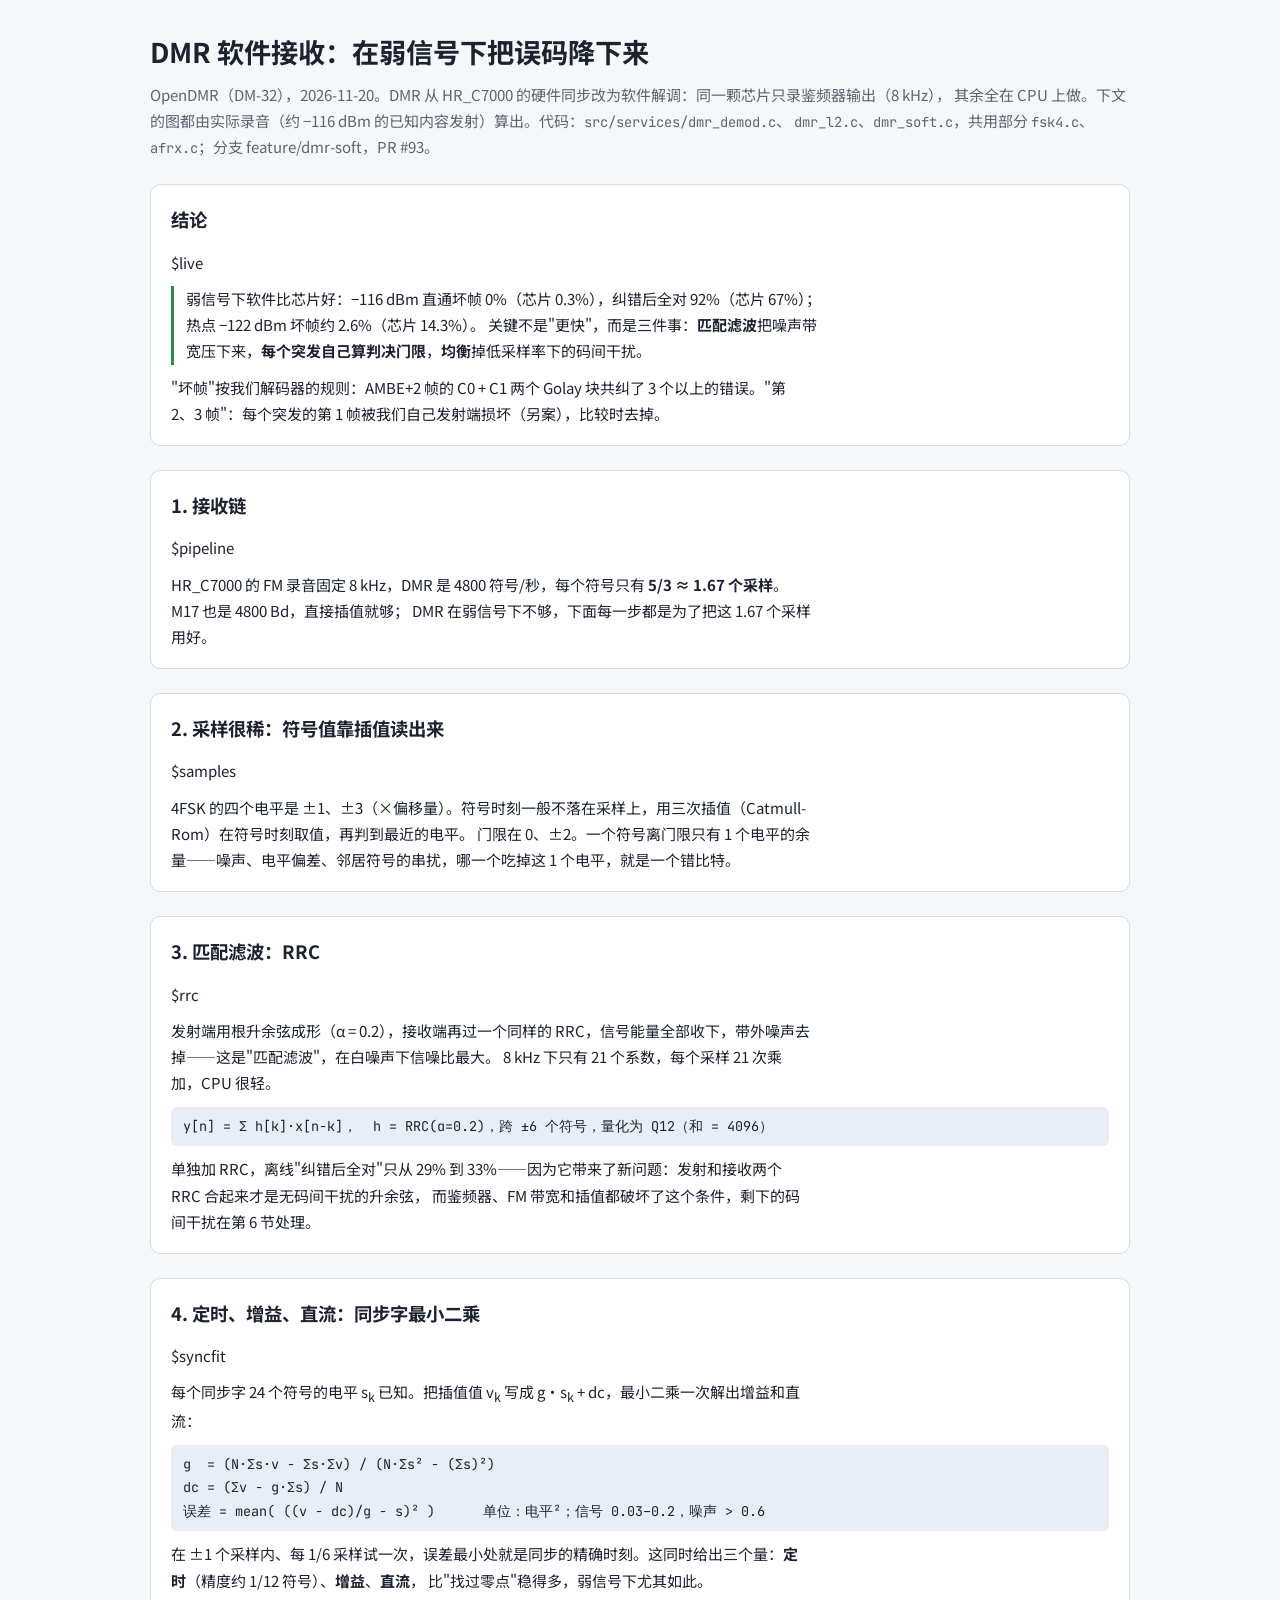
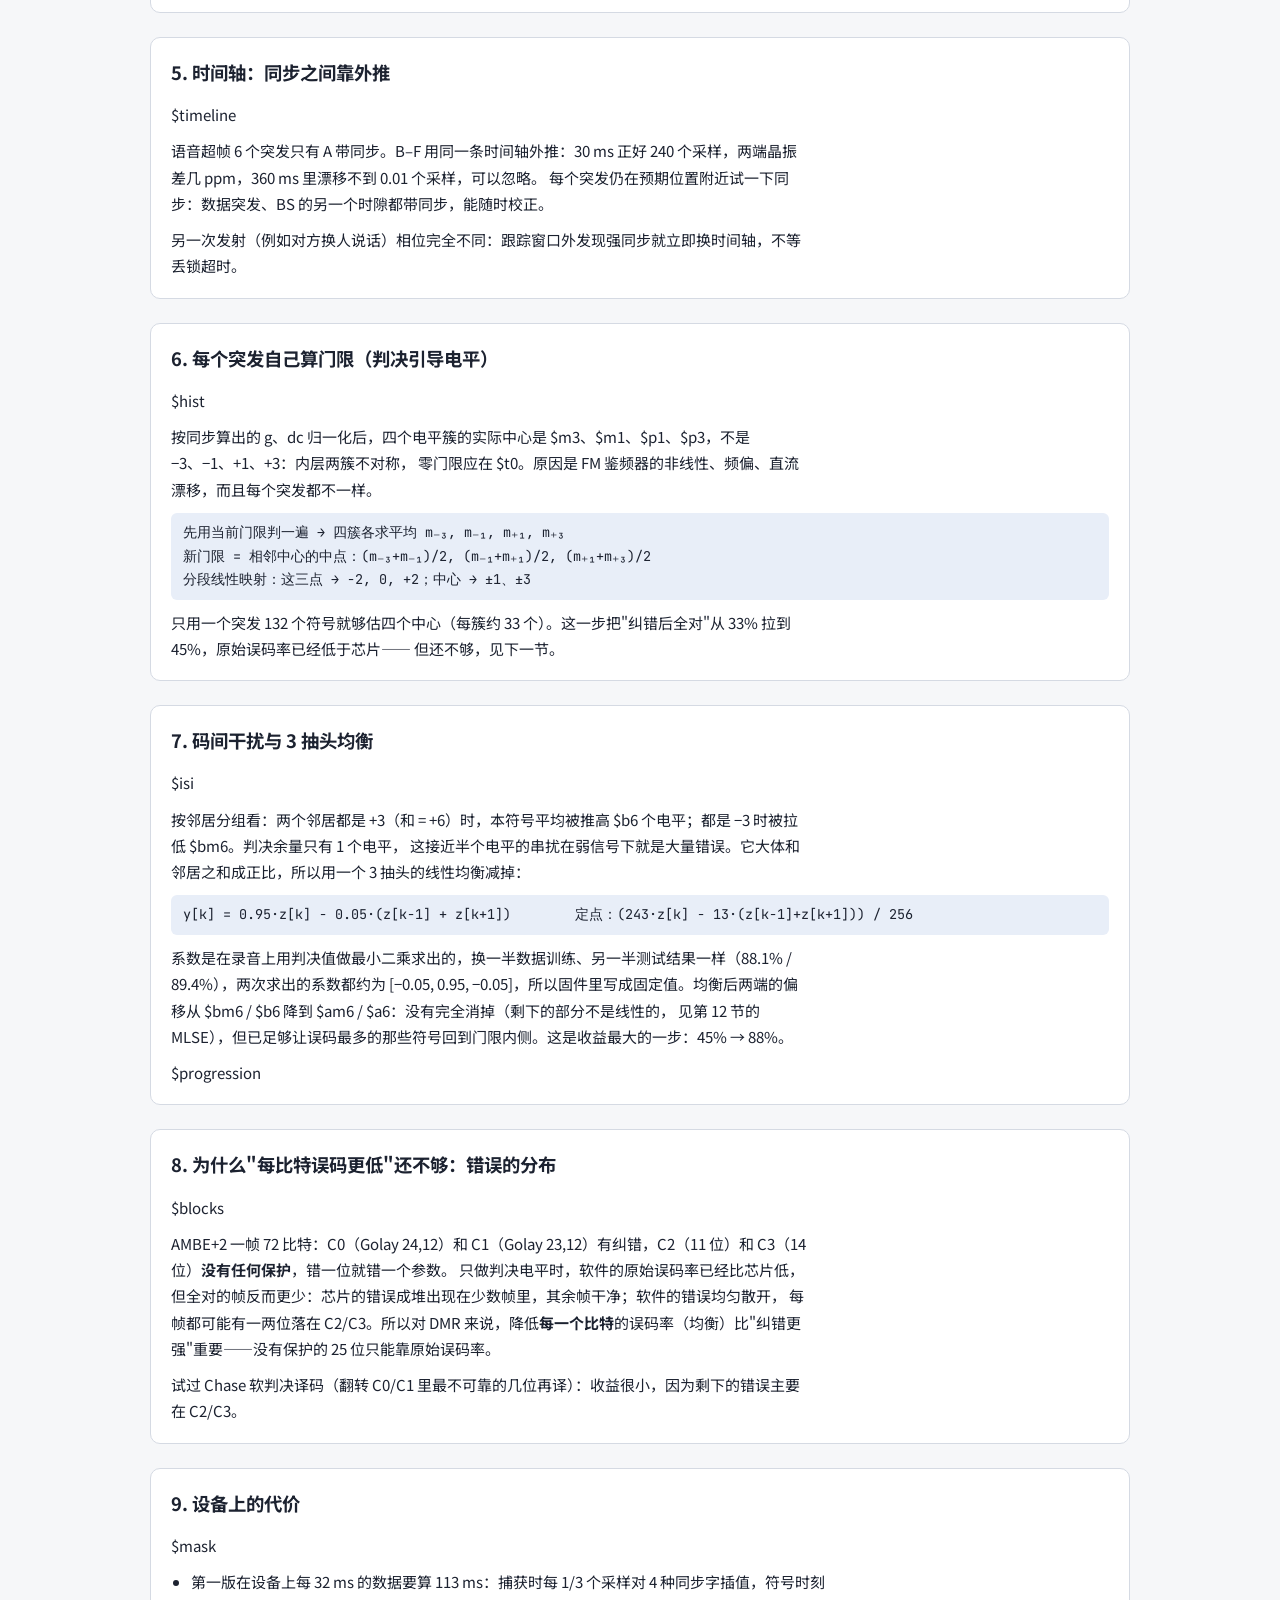
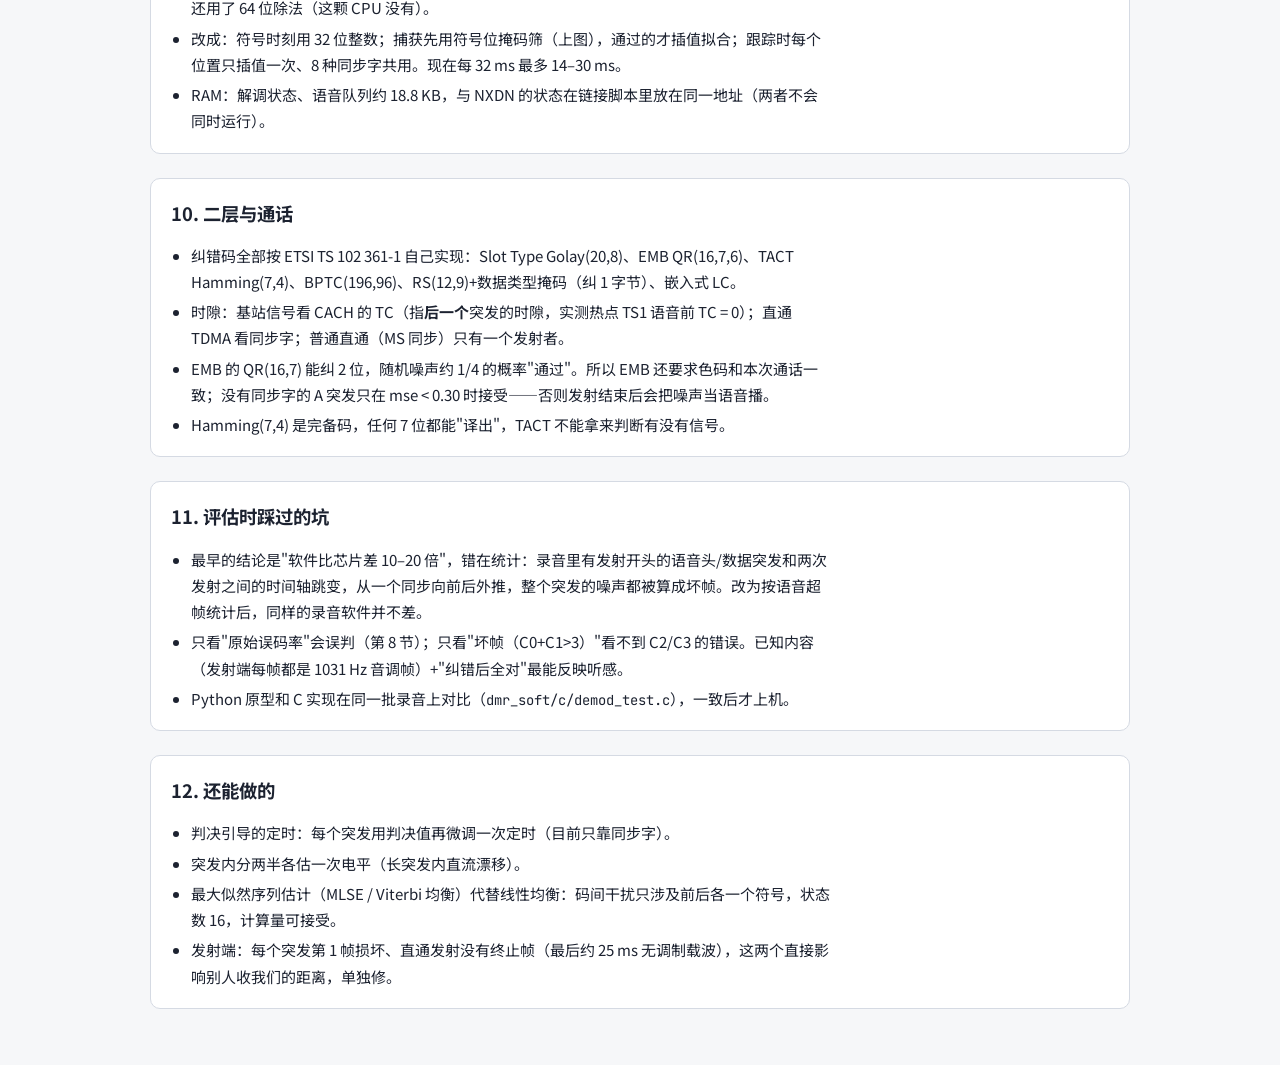
<file: dmr_soft/py/notes_template.html>
<!doctype html>
<html lang="zh">
<head>
<meta charset="utf-8">
<meta name="viewport" content="width=device-width, initial-scale=1">
<title>DMR 软件接收</title>
<link rel="preconnect" href="https://fonts.googleapis.com">
<link rel="preconnect" href="https://fonts.gstatic.com" crossorigin>
<link rel="stylesheet" href="https://fonts.googleapis.com/css2?family=Noto+Sans+SC:wght@400;500;700&family=JetBrains+Mono:wght@400;600&display=swap">
<style>
:root {
  --bg: #f6f7f9; --panel: #ffffff; --fg: #1c2230; --muted: #5b6475; --line: #d5dae3;
  --sig: #2f6db5; --sig2: #c7861a; --chip: #8a93a6; --good: #2f8a4a; --bad: #c8382f; --soft: #e8eef8;
  --font-body: "Noto Sans SC", "PingFang SC", "Microsoft YaHei", system-ui, sans-serif;
  --font-mono: "JetBrains Mono", ui-monospace, "Cascadia Mono", Consolas, monospace;
}
@media (prefers-color-scheme: dark) {
  :root:not([data-theme="light"]) {
    --bg: #12151c; --panel: #1a1f29; --fg: #e3e7ef; --muted: #9aa3b5; --line: #323a49;
    --sig: #5b9be0; --sig2: #e0a23d; --chip: #6d7689; --good: #5cc27a; --bad: #f0665c; --soft: #22324a;
    color-scheme: dark;
  }
}
:root[data-theme="dark"] {
  --bg: #12151c; --panel: #1a1f29; --fg: #e3e7ef; --muted: #9aa3b5; --line: #323a49;
  --sig: #5b9be0; --sig2: #e0a23d; --chip: #6d7689; --good: #5cc27a; --bad: #f0665c; --soft: #22324a;
  color-scheme: dark;
}
body { background: var(--bg); color: var(--fg); font-family: var(--font-body); font-size: 15px; line-height: 1.75;
  margin: 0; padding: 28px 16px 56px; }
main { max-width: 980px; margin: 0 auto; display: flex; flex-direction: column; gap: 24px; }
h1 { font-size: 1.7rem; margin: 0; }
h2 { font-size: 1.15rem; margin: 0 0 4px; }
.lede { color: var(--muted); margin: 6px 0 0; }
section { background: var(--panel); border: 1px solid var(--line); border-radius: 10px; padding: 18px 20px;
  display: flex; flex-direction: column; gap: 10px; min-width: 0; }
section p, section li { margin: 0; max-width: 80ch; }
ul { margin: 0; padding-left: 1.3em; display: flex; flex-direction: column; gap: 4px; }
.fig { overflow-x: auto; }
.fig svg { display: block; min-width: 720px; width: 100%; height: auto; }
.math { font-family: var(--font-mono); background: var(--soft); border-radius: 6px; padding: 8px 12px; overflow-x: auto;
  white-space: pre; font-size: 13.5px; }
code { font-family: var(--font-mono); font-size: 0.92em; }
.key { border-left: 3px solid var(--good); padding-left: 12px; }
table { border-collapse: collapse; font-size: 14px; }
td, th { border-bottom: 1px solid var(--line); padding: 5px 12px; text-align: left; }
th { color: var(--muted); font-weight: 500; }
svg .ax { stroke: var(--muted); stroke-width: 1; }
svg .lvl { stroke: var(--line); stroke-width: 1; }
svg .thr { stroke: var(--muted); stroke-width: 1.2; stroke-dasharray: 5 4; }
svg .ddthr { stroke: var(--good); stroke-width: 2; }
svg .symt { stroke: var(--line); stroke-width: 1; stroke-dasharray: 2 3; }
svg .curve { fill: none; stroke: var(--sig); stroke-width: 1.6; }
svg .samp { fill: var(--sig); }
svg .symv { fill: var(--sig2); }
svg .fitlv { stroke: var(--fg); stroke-width: 2.2; }
svg .resid { stroke: var(--bad); stroke-width: 1.6; }
svg .bar { fill: var(--sig); }
svg .bar2 { fill: var(--sig2); }
svg .barc { fill: var(--chip); }
svg .hbar { fill: var(--sig); opacity: .75; }
svg .t { fill: var(--fg); font: 13px var(--font-body); }
svg .tm { fill: var(--muted); font: 12px var(--font-body); }
svg .tv { fill: var(--fg); font: 600 11.5px var(--font-mono); }
svg .blk rect { fill: var(--soft); stroke: var(--sig); stroke-width: 1.2; }
svg .arr line { stroke: var(--muted); stroke-width: 1.4; }
svg .arrow { fill: var(--muted); }
svg .slotA { fill: var(--sig); opacity: .85; }
svg .slotB { fill: var(--line); }
svg .bit1 { fill: var(--fg); }
svg .bit0 { fill: var(--line); }
svg .mask { fill: none; stroke: var(--good); stroke-width: 2.4; }
</style>
</head>
<body>
<main>
<header>
<h1>DMR 软件接收：在弱信号下把误码降下来</h1>
<p class="lede">OpenDMR（DM-32），2026-11-20。DMR 从 HR_C7000 的硬件同步改为软件解调：同一颗芯片只录鉴频器输出（8 kHz），
其余全在 CPU 上做。下文的图都由实际录音（约 −116 dBm 的已知内容发射）算出。代码：<code>src/services/dmr_demod.c</code>、
<code>dmr_l2.c</code>、<code>dmr_soft.c</code>，共用部分 <code>fsk4.c</code>、<code>afrx.c</code>；分支 feature/dmr-soft，PR #93。</p>
</header>

<section>
<h2>结论</h2>
<div class="fig">$live</div>
<p class="key">弱信号下软件比芯片好：−116 dBm 直通坏帧 0%（芯片 0.3%），纠错后全对 92%（芯片 67%）；热点 −122 dBm 坏帧约 2.6%（芯片 14.3%）。
关键不是"更快"，而是三件事：<b>匹配滤波</b>把噪声带宽压下来，<b>每个突发自己算判决门限</b>，<b>均衡</b>掉低采样率下的码间干扰。</p>
<p>"坏帧"按我们解码器的规则：AMBE+2 帧的 C0 + C1 两个 Golay 块共纠了 3 个以上的错误。"第 2、3 帧"：每个突发的第 1 帧被我们自己发射端损坏（另案），比较时去掉。</p>
</section>

<section>
<h2>1. 接收链</h2>
<div class="fig">$pipeline</div>
<p>HR_C7000 的 FM 录音固定 8 kHz，DMR 是 4800 符号/秒，每个符号只有 <b>5/3 ≈ 1.67 个采样</b>。M17 也是 4800 Bd，直接插值就够；
DMR 在弱信号下不够，下面每一步都是为了把这 1.67 个采样用好。</p>
</section>

<section>
<h2>2. 采样很稀：符号值靠插值读出来</h2>
<div class="fig">$samples</div>
<p>4FSK 的四个电平是 ±1、±3（×偏移量）。符号时刻一般不落在采样上，用三次插值（Catmull-Rom）在符号时刻取值，再判到最近的电平。
门限在 0、±2。一个符号离门限只有 1 个电平的余量——噪声、电平偏差、邻居符号的串扰，哪一个吃掉这 1 个电平，就是一个错比特。</p>
</section>

<section>
<h2>3. 匹配滤波：RRC</h2>
<div class="fig">$rrc</div>
<p>发射端用根升余弦成形（α = 0.2），接收端再过一个同样的 RRC，信号能量全部收下，带外噪声去掉——这是"匹配滤波"，在白噪声下信噪比最大。
8 kHz 下只有 21 个系数，每个采样 21 次乘加，CPU 很轻。</p>
<div class="math">y[n] = Σ h[k]·x[n−k]，  h = RRC(α=0.2)，跨 ±6 个符号，量化为 Q12（和 = 4096）</div>
<p>单独加 RRC，离线"纠错后全对"只从 29% 到 33%——因为它带来了新问题：发射和接收两个 RRC 合起来才是无码间干扰的升余弦，
而鉴频器、FM 带宽和插值都破坏了这个条件，剩下的码间干扰在第 6 节处理。</p>
</section>

<section>
<h2>4. 定时、增益、直流：同步字最小二乘</h2>
<div class="fig">$syncfit</div>
<p>每个同步字 24 个符号的电平 s<sub>k</sub> 已知。把插值值 v<sub>k</sub> 写成 g·s<sub>k</sub> + dc，最小二乘一次解出增益和直流：</p>
<div class="math">g  = (N·Σs·v − Σs·Σv) / (N·Σs² − (Σs)²)
dc = (Σv − g·Σs) / N
误差 = mean( ((v − dc)/g − s)² )      单位：电平²；信号 0.03–0.2，噪声 &gt; 0.6</div>
<p>在 ±1 个采样内、每 1/6 采样试一次，误差最小处就是同步的精确时刻。这同时给出三个量：<b>定时</b>（精度约 1/12 符号）、<b>增益</b>、<b>直流</b>，
比"找过零点"稳得多，弱信号下尤其如此。</p>
</section>

<section>
<h2>5. 时间轴：同步之间靠外推</h2>
<div class="fig">$timeline</div>
<p>语音超帧 6 个突发只有 A 带同步。B–F 用同一条时间轴外推：30 ms 正好 240 个采样，两端晶振差几 ppm，360 ms 里漂移不到 0.01 个采样，可以忽略。
每个突发仍在预期位置附近试一下同步：数据突发、BS 的另一个时隙都带同步，能随时校正。</p>
<p>另一次发射（例如对方换人说话）相位完全不同：跟踪窗口外发现强同步就立即换时间轴，不等丢锁超时。</p>
</section>

<section>
<h2>6. 每个突发自己算门限（判决引导电平）</h2>
<div class="fig">$hist</div>
<p>按同步算出的 g、dc 归一化后，四个电平簇的实际中心是 $m3、$m1、$p1、$p3，不是 −3、−1、+1、+3：内层两簇不对称，
零门限应在 $t0。原因是 FM 鉴频器的非线性、频偏、直流漂移，而且每个突发都不一样。</p>
<div class="math">先用当前门限判一遍 → 四簇各求平均 m₋₃, m₋₁, m₊₁, m₊₃
新门限 = 相邻中心的中点：(m₋₃+m₋₁)/2, (m₋₁+m₊₁)/2, (m₊₁+m₊₃)/2
分段线性映射：这三点 → −2, 0, +2；中心 → ±1、±3</div>
<p>只用一个突发 132 个符号就够估四个中心（每簇约 33 个）。这一步把"纠错后全对"从 33% 拉到 45%，原始误码率已经低于芯片——
但还不够，见下一节。</p>
</section>

<section>
<h2>7. 码间干扰与 3 抽头均衡</h2>
<div class="fig">$isi</div>
<p>按邻居分组看：两个邻居都是 +3（和 = +6）时，本符号平均被推高 $b6 个电平；都是 −3 时被拉低 $bm6。判决余量只有 1 个电平，
这接近半个电平的串扰在弱信号下就是大量错误。它大体和邻居之和成正比，所以用一个 3 抽头的线性均衡减掉：</p>
<div class="math">y[k] = 0.95·z[k] − 0.05·(z[k−1] + z[k+1])        定点：(243·z[k] − 13·(z[k−1]+z[k+1])) / 256</div>
<p>系数是在录音上用判决值做最小二乘求出的，换一半数据训练、另一半测试结果一样（88.1% / 89.4%），两次求出的系数都约为
[−0.05, 0.95, −0.05]，所以固件里写成固定值。均衡后两端的偏移从 $bm6 / $b6 降到 $am6 / $a6：没有完全消掉（剩下的部分不是线性的，
见第 12 节的 MLSE），但已足够让误码最多的那些符号回到门限内侧。这是收益最大的一步：45% → 88%。</p>
<div class="fig">$progression</div>
</section>

<section>
<h2>8. 为什么"每比特误码更低"还不够：错误的分布</h2>
<div class="fig">$blocks</div>
<p>AMBE+2 一帧 72 比特：C0（Golay 24,12）和 C1（Golay 23,12）有纠错，C2（11 位）和 C3（14 位）<b>没有任何保护</b>，错一位就错一个参数。
只做判决电平时，软件的原始误码率已经比芯片低，但全对的帧反而更少：芯片的错误成堆出现在少数帧里，其余帧干净；软件的错误均匀散开，
每帧都可能有一两位落在 C2/C3。所以对 DMR 来说，降低<b>每一个比特</b>的误码率（均衡）比"纠错更强"重要——没有保护的 25 位只能靠原始误码率。</p>
<p>试过 Chase 软判决译码（翻转 C0/C1 里最不可靠的几位再译）：收益很小，因为剩下的错误主要在 C2/C3。</p>
</section>

<section>
<h2>9. 设备上的代价</h2>
<div class="fig">$mask</div>
<ul>
<li>第一版在设备上每 32 ms 的数据要算 113 ms：捕获时每 1/3 个采样对 4 种同步字插值，符号时刻还用了 64 位除法（这颗 CPU 没有）。</li>
<li>改成：符号时刻用 32 位整数；捕获先用符号位掩码筛（上图），通过的才插值拟合；跟踪时每个位置只插值一次、8 种同步字共用。现在每 32 ms 最多 14–30 ms。</li>
<li>RAM：解调状态、语音队列约 18.8 KB，与 NXDN 的状态在链接脚本里放在同一地址（两者不会同时运行）。</li>
</ul>
</section>

<section>
<h2>10. 二层与通话</h2>
<ul>
<li>纠错码全部按 ETSI TS 102 361-1 自己实现：Slot Type Golay(20,8)、EMB QR(16,7,6)、TACT Hamming(7,4)、BPTC(196,96)、RS(12,9)+数据类型掩码（纠 1 字节）、嵌入式 LC。</li>
<li>时隙：基站信号看 CACH 的 TC（指<b>后一个</b>突发的时隙，实测热点 TS1 语音前 TC = 0）；直通 TDMA 看同步字；普通直通（MS 同步）只有一个发射者。</li>
<li>EMB 的 QR(16,7) 能纠 2 位，随机噪声约 1/4 的概率"通过"。所以 EMB 还要求色码和本次通话一致；没有同步字的 A 突发只在 mse &lt; 0.30 时接受——否则发射结束后会把噪声当语音播。</li>
<li>Hamming(7,4) 是完备码，任何 7 位都能"译出"，TACT 不能拿来判断有没有信号。</li>
</ul>
</section>

<section>
<h2>11. 评估时踩过的坑</h2>
<ul>
<li>最早的结论是"软件比芯片差 10–20 倍"，错在统计：录音里有发射开头的语音头/数据突发和两次发射之间的时间轴跳变，从一个同步向前后外推，整个突发的噪声都被算成坏帧。改为按语音超帧统计后，同样的录音软件并不差。</li>
<li>只看"原始误码率"会误判（第 8 节）；只看"坏帧（C0+C1&gt;3）"看不到 C2/C3 的错误。已知内容（发射端每帧都是 1031 Hz 音调帧）+"纠错后全对"最能反映听感。</li>
<li>Python 原型和 C 实现在同一批录音上对比（<code>dmr_soft/c/demod_test.c</code>），一致后才上机。</li>
</ul>
</section>

<section>
<h2>12. 还能做的</h2>
<ul>
<li>判决引导的定时：每个突发用判决值再微调一次定时（目前只靠同步字）。</li>
<li>突发内分两半各估一次电平（长突发内直流漂移）。</li>
<li>最大似然序列估计（MLSE / Viterbi 均衡）代替线性均衡：码间干扰只涉及前后各一个符号，状态数 16，计算量可接受。</li>
<li>发射端：每个突发第 1 帧损坏、直通发射没有终止帧（最后约 25 ms 无调制载波），这两个直接影响别人收我们的距离，单独修。</li>
</ul>
</section>
</main>
</body>
</html>
</file>
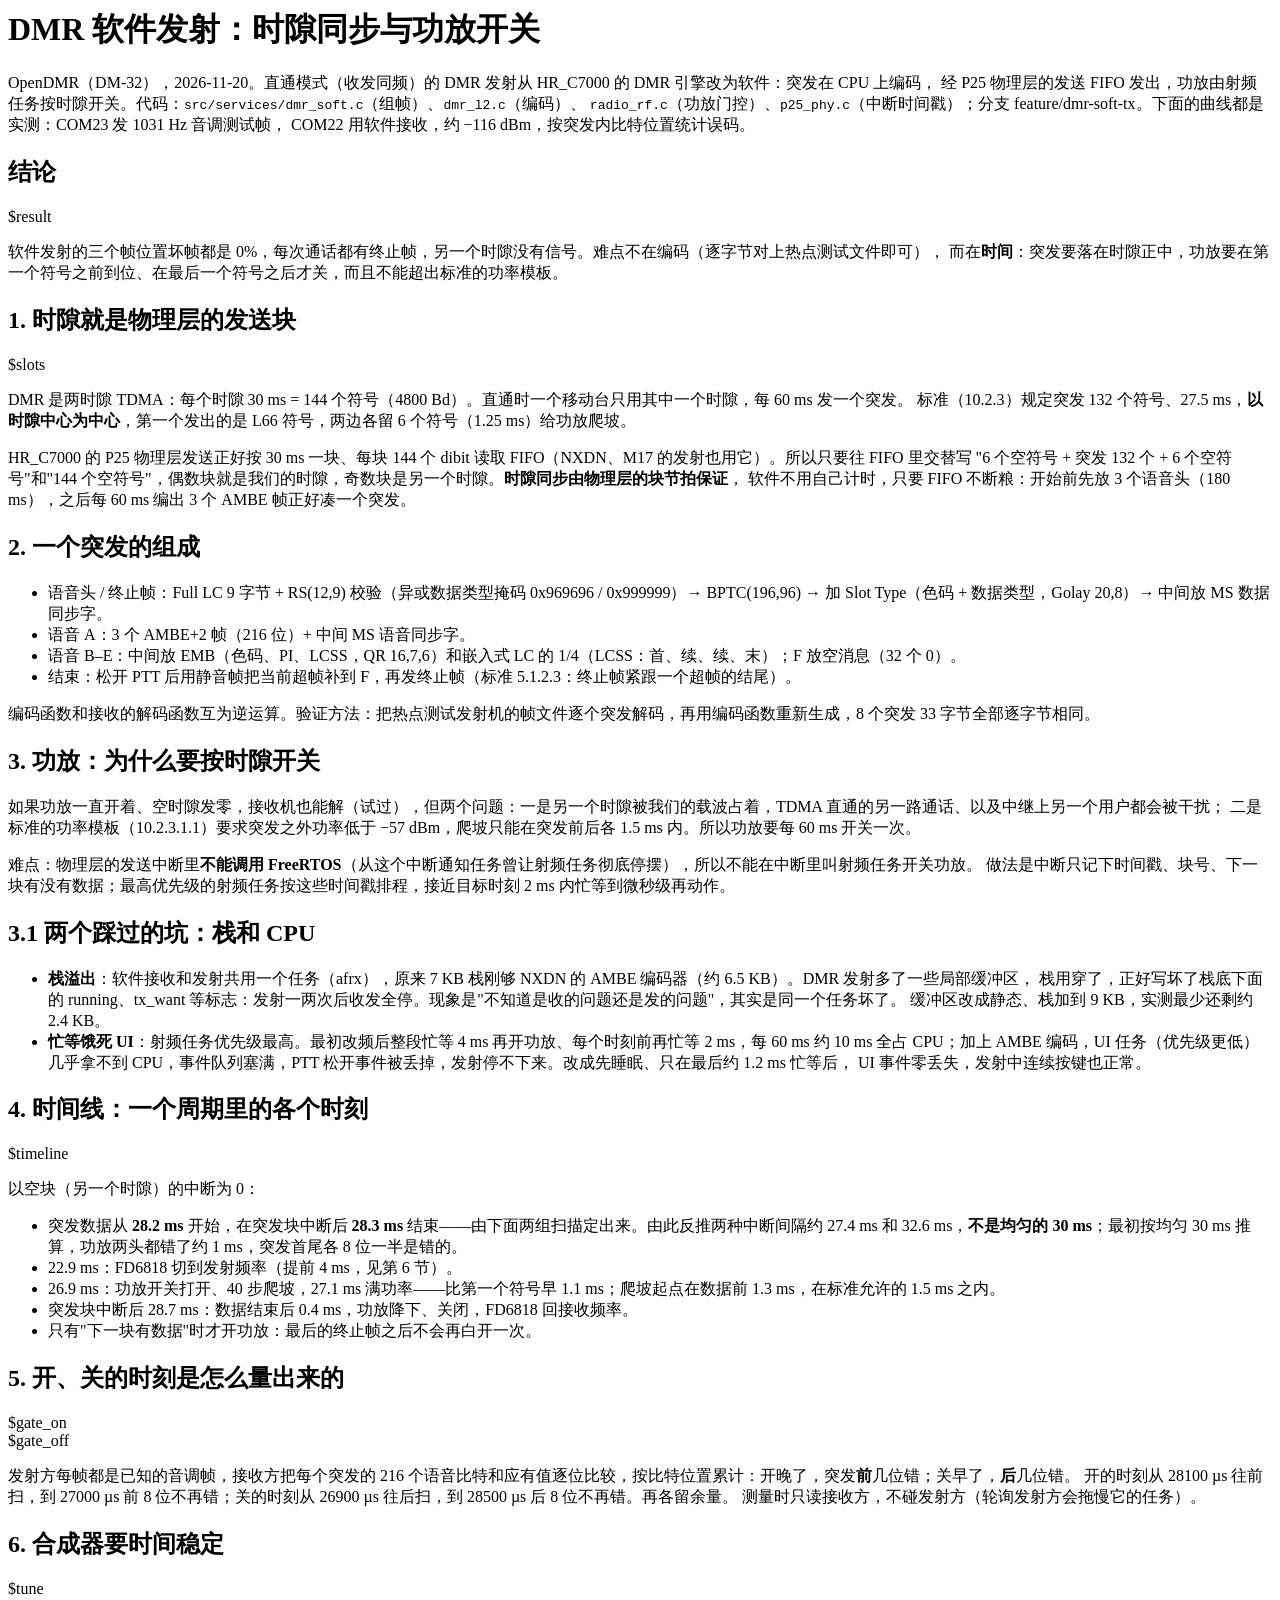
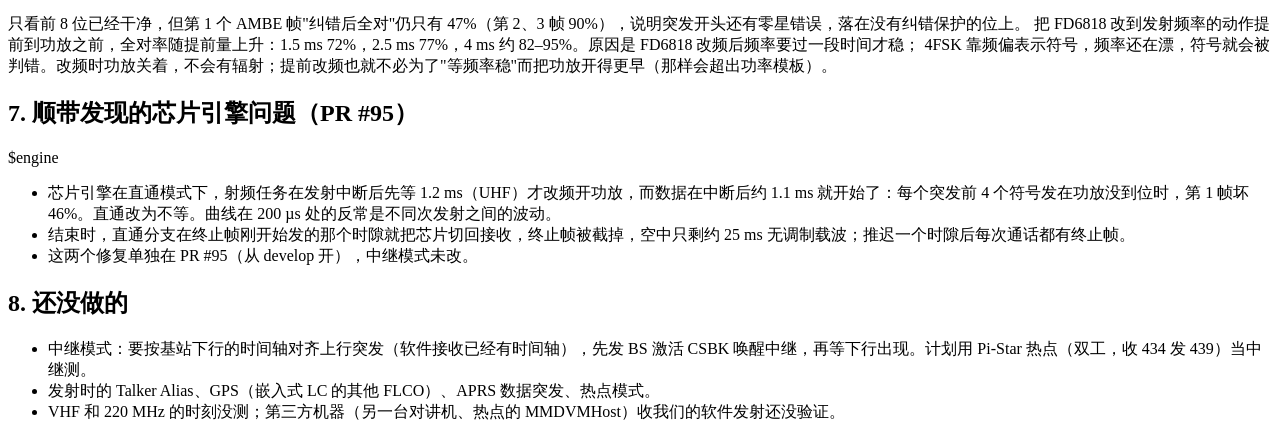
<file: dmr_soft/py/notes_tx_body.html>
<body>
<main>
<header>
<h1>DMR 软件发射：时隙同步与功放开关</h1>
<p class="lede">OpenDMR（DM-32），2026-11-20。直通模式（收发同频）的 DMR 发射从 HR_C7000 的 DMR 引擎改为软件：突发在 CPU 上编码，
经 P25 物理层的发送 FIFO 发出，功放由射频任务按时隙开关。代码：<code>src/services/dmr_soft.c</code>（组帧）、<code>dmr_l2.c</code>（编码）、
<code>radio_rf.c</code>（功放门控）、<code>p25_phy.c</code>（中断时间戳）；分支 feature/dmr-soft-tx。下面的曲线都是实测：COM23 发 1031 Hz 音调测试帧，
COM22 用软件接收，约 −116 dBm，按突发内比特位置统计误码。</p>
</header>

<section>
<h2>结论</h2>
<div class="fig">$result</div>
<p class="key">软件发射的三个帧位置坏帧都是 0%，每次通话都有终止帧，另一个时隙没有信号。难点不在编码（逐字节对上热点测试文件即可），
而在<b>时间</b>：突发要落在时隙正中，功放要在第一个符号之前到位、在最后一个符号之后才关，而且不能超出标准的功率模板。</p>
</section>

<section>
<h2>1. 时隙就是物理层的发送块</h2>
<div class="fig">$slots</div>
<p>DMR 是两时隙 TDMA：每个时隙 30 ms = 144 个符号（4800 Bd）。直通时一个移动台只用其中一个时隙，每 60 ms 发一个突发。
标准（10.2.3）规定突发 132 个符号、27.5 ms，<b>以时隙中心为中心</b>，第一个发出的是 L66 符号，两边各留 6 个符号（1.25 ms）给功放爬坡。</p>
<p>HR_C7000 的 P25 物理层发送正好按 30 ms 一块、每块 144 个 dibit 读取 FIFO（NXDN、M17 的发射也用它）。所以只要往 FIFO 里交替写
"6 个空符号 + 突发 132 个 + 6 个空符号"和"144 个空符号"，偶数块就是我们的时隙，奇数块是另一个时隙。<b>时隙同步由物理层的块节拍保证</b>，
软件不用自己计时，只要 FIFO 不断粮：开始前先放 3 个语音头（180 ms），之后每 60 ms 编出 3 个 AMBE 帧正好凑一个突发。</p>
</section>

<section>
<h2>2. 一个突发的组成</h2>
<ul>
<li>语音头 / 终止帧：Full LC 9 字节 + RS(12,9) 校验（异或数据类型掩码 0x969696 / 0x999999）→ BPTC(196,96) → 加 Slot Type（色码 + 数据类型，Golay 20,8）→ 中间放 MS 数据同步字。</li>
<li>语音 A：3 个 AMBE+2 帧（216 位）+ 中间 MS 语音同步字。</li>
<li>语音 B–E：中间放 EMB（色码、PI、LCSS，QR 16,7,6）和嵌入式 LC 的 1/4（LCSS：首、续、续、末）；F 放空消息（32 个 0）。</li>
<li>结束：松开 PTT 后用静音帧把当前超帧补到 F，再发终止帧（标准 5.1.2.3：终止帧紧跟一个超帧的结尾）。</li>
</ul>
<p>编码函数和接收的解码函数互为逆运算。验证方法：把热点测试发射机的帧文件逐个突发解码，再用编码函数重新生成，8 个突发 33 字节全部逐字节相同。</p>
</section>

<section>
<h2>3. 功放：为什么要按时隙开关</h2>
<p>如果功放一直开着、空时隙发零，接收机也能解（试过），但两个问题：一是另一个时隙被我们的载波占着，TDMA 直通的另一路通话、以及中继上另一个用户都会被干扰；
二是标准的功率模板（10.2.3.1.1）要求突发之外功率低于 −57 dBm，爬坡只能在突发前后各 1.5 ms 内。所以功放要每 60 ms 开关一次。</p>
<p>难点：物理层的发送中断里<b>不能调用 FreeRTOS</b>（从这个中断通知任务曾让射频任务彻底停摆），所以不能在中断里叫射频任务开关功放。
做法是中断只记下时间戳、块号、下一块有没有数据；最高优先级的射频任务按这些时间戳排程，接近目标时刻 2 ms 内忙等到微秒级再动作。</p>
</section>

<section>
<h2>3.1 两个踩过的坑：栈和 CPU</h2>
<ul>
<li><b>栈溢出</b>：软件接收和发射共用一个任务（afrx），原来 7 KB 栈刚够 NXDN 的 AMBE 编码器（约 6.5 KB）。DMR 发射多了一些局部缓冲区，
栈用穿了，正好写坏了栈底下面的 running、tx_want 等标志：发射一两次后收发全停。现象是"不知道是收的问题还是发的问题"，其实是同一个任务坏了。
缓冲区改成静态、栈加到 9 KB，实测最少还剩约 2.4 KB。</li>
<li><b>忙等饿死 UI</b>：射频任务优先级最高。最初改频后整段忙等 4 ms 再开功放、每个时刻前再忙等 2 ms，每 60 ms 约 10 ms 全占 CPU；加上 AMBE
编码，UI 任务（优先级更低）几乎拿不到 CPU，事件队列塞满，PTT 松开事件被丢掉，发射停不下来。改成先睡眠、只在最后约 1.2 ms 忙等后，
UI 事件零丢失，发射中连续按键也正常。</li>
</ul>
</section>

<section>
<h2>4. 时间线：一个周期里的各个时刻</h2>
<div class="fig">$timeline</div>
<p>以空块（另一个时隙）的中断为 0：</p>
<ul>
<li>突发数据从 <b>28.2 ms</b> 开始，在突发块中断后 <b>28.3 ms</b> 结束——由下面两组扫描定出来。由此反推两种中断间隔约 27.4 ms 和 32.6 ms，<b>不是均匀的 30 ms</b>；最初按均匀 30 ms 推算，功放两头都错了约 1 ms，突发首尾各 8 位一半是错的。</li>
<li>22.9 ms：FD6818 切到发射频率（提前 4 ms，见第 6 节）。</li>
<li>26.9 ms：功放开关打开、40 步爬坡，27.1 ms 满功率——比第一个符号早 1.1 ms；爬坡起点在数据前 1.3 ms，在标准允许的 1.5 ms 之内。</li>
<li>突发块中断后 28.7 ms：数据结束后 0.4 ms，功放降下、关闭，FD6818 回接收频率。</li>
<li>只有"下一块有数据"时才开功放：最后的终止帧之后不会再白开一次。</li>
</ul>
</section>

<section>
<h2>5. 开、关的时刻是怎么量出来的</h2>
<div class="fig">$gate_on</div>
<div class="fig">$gate_off</div>
<p>发射方每帧都是已知的音调帧，接收方把每个突发的 216 个语音比特和应有值逐位比较，按比特位置累计：开晚了，突发<b>前</b>几位错；关早了，<b>后</b>几位错。
开的时刻从 28100 µs 往前扫，到 27000 µs 前 8 位不再错；关的时刻从 26900 µs 往后扫，到 28500 µs 后 8 位不再错。再各留余量。
测量时只读接收方，不碰发射方（轮询发射方会拖慢它的任务）。</p>
</section>

<section>
<h2>6. 合成器要时间稳定</h2>
<div class="fig">$tune</div>
<p>只看前 8 位已经干净，但第 1 个 AMBE 帧"纠错后全对"仍只有 47%（第 2、3 帧 90%），说明突发开头还有零星错误，落在没有纠错保护的位上。
把 FD6818 改到发射频率的动作提前到功放之前，全对率随提前量上升：1.5 ms 72%，2.5 ms 77%，4 ms 约 82–95%。原因是 FD6818 改频后频率要过一段时间才稳；
4FSK 靠频偏表示符号，频率还在漂，符号就会被判错。改频时功放关着，不会有辐射；提前改频也就不必为了"等频率稳"而把功放开得更早（那样会超出功率模板）。</p>
</section>

<section>
<h2>7. 顺带发现的芯片引擎问题（PR #95）</h2>
<div class="fig">$engine</div>
<ul>
<li>芯片引擎在直通模式下，射频任务在发射中断后先等 1.2 ms（UHF）才改频开功放，而数据在中断后约 1.1 ms 就开始了：每个突发前 4 个符号发在功放没到位时，第 1 帧坏 46%。直通改为不等。曲线在 200 µs 处的反常是不同次发射之间的波动。</li>
<li>结束时，直通分支在终止帧刚开始发的那个时隙就把芯片切回接收，终止帧被截掉，空中只剩约 25 ms 无调制载波；推迟一个时隙后每次通话都有终止帧。</li>
<li>这两个修复单独在 PR #95（从 develop 开），中继模式未改。</li>
</ul>
</section>

<section>
<h2>8. 还没做的</h2>
<ul>
<li>中继模式：要按基站下行的时间轴对齐上行突发（软件接收已经有时间轴），先发 BS 激活 CSBK 唤醒中继，再等下行出现。计划用 Pi-Star 热点（双工，收 434 发 439）当中继测。</li>
<li>发射时的 Talker Alias、GPS（嵌入式 LC 的其他 FLCO）、APRS 数据突发、热点模式。</li>
<li>VHF 和 220 MHz 的时刻没测；第三方机器（另一台对讲机、热点的 MMDVMHost）收我们的软件发射还没验证。</li>
</ul>
</section>
</main>
</body>
</html>
</file>
<file: web-instalador/cps-compat/style.css>
:root{--bg:#f3f5f8;--panel:#ffffff;--panel-2:#f8fafc;--text:#18202b;--muted:#66717f;--faint:#9aa4b2;--line:#e3e7ed;--line-strong:#cfd6df;--accent:#2563eb;--accent-hover:#1d4fd8;--accent-soft:#eaf1ff;--accent-text:#1e48b8;--danger:#dc2626;--danger-soft:#fdecec;--ok:#16a34a;--shadow:0 1px 2px rgba(16,24,40,.06),0 1px 3px rgba(16,24,40,.08);--shadow-lg:0 12px 32px rgba(16,24,40,.14);--radius:10px;--fm:#0f766e;--fm-bg:#e2f6f3;--dmr:#6d28d9;--dmr-bg:#efe9fe;--am:#b45309;--am-bg:#fdf1e2;--ssb:#be185d;--ssb-bg:#fce8f2}@media (prefers-color-scheme:dark){:root{--bg:#0f1318;--panel:#171c23;--panel-2:#1c222b;--text:#e6eaf0;--muted:#9aa4b2;--faint:#6b7584;--line:#262d37;--line-strong:#343c48;--accent:#4f8cff;--accent-hover:#6b9dff;--accent-soft:#1b2a45;--accent-text:#8fb4ff;--danger:#f87171;--danger-soft:#3a1d1f;--ok:#4ade80;--shadow:0 1px 2px rgba(0,0,0,.4);--shadow-lg:0 12px 32px rgba(0,0,0,.5);--fm:#5eead4;--fm-bg:#133a36;--dmr:#c4b5fd;--dmr-bg:#2c2350;--am:#fbbf6a;--am-bg:#3d2c14;--ssb:#f9a8d4;--ssb-bg:#42192f}}*{box-sizing:border-box}[hidden]{display:none!important}body{margin:0;font:14px/1.45 "Segoe UI",system-ui,-apple-system,"PingFang SC","Microsoft YaHei",sans-serif;background:var(--bg);color:var(--text);height:100vh;display:flex;flex-direction:column;overflow:hidden}svg.icon{width:16px;height:16px;stroke:currentColor;fill:none;stroke-width:1.8;stroke-linecap:round;stroke-linejoin:round;flex:none}button{font:inherit;display:inline-flex;align-items:center;gap:6px;height:34px;padding:0 12px;border:1px solid var(--line-strong);background:var(--panel);color:var(--text);border-radius:8px;cursor:pointer;white-space:nowrap;transition:background .12s,border-color .12s,color .12s}button:hover:not(:disabled){background:var(--panel-2);border-color:var(--faint)}button:disabled{opacity:.45;cursor:default}button.primary{background:var(--accent);border-color:var(--accent);color:#fff}button.primary:hover:not(:disabled){background:var(--accent-hover);border-color:var(--accent-hover)}button.danger{color:var(--danger)}button.danger:hover:not(:disabled){background:var(--danger-soft);border-color:var(--danger)}button.ghost{border-color:transparent;background:transparent}button.ghost:hover:not(:disabled){background:var(--panel-2);border-color:var(--line)}button.icon-only{width:30px;height:30px;padding:0;justify-content:center}.topbar{display:flex;align-items:center;gap:16px;padding:0 18px;height:58px;background:var(--panel);border-bottom:1px solid var(--line);flex:none}.brand{display:flex;align-items:center;gap:10px;font-weight:650;font-size:16px;margin-right:auto}.brand-mark{width:30px;height:30px;border-radius:8px;display:grid;place-items:center;background:linear-gradient(135deg,var(--accent),#7c3aed);color:#fff;font-size:13px;font-weight:700}.brand small{color:var(--muted);font-weight:400;font-size:12px}.group{display:flex;gap:6px;align-items:center;padding-left:14px;border-left:1px solid var(--line)}.group:first-of-type{border-left:none}.statusbar{display:flex;align-items:center;gap:14px;padding:0 18px;height:34px;font-size:12.5px;color:var(--muted);background:var(--panel-2);border-bottom:1px solid var(--line);flex:none}.dot{width:8px;height:8px;border-radius:50%;background:var(--faint)}.dot.on{background:var(--ok);box-shadow:0 0 0 3px color-mix(in srgb,var(--ok) 20%,transparent)}.progress{width:220px;height:6px;background:var(--line);border-radius:3px;overflow:hidden}.progress div{height:100%;width:0;background:var(--accent);transition:width .15s}#radioInfo{margin-left:auto;font-variant-numeric:tabular-nums}.chip{display:inline-flex;gap:8px;align-items:center;padding:2px 10px;border-radius:999px;background:var(--accent-soft);color:var(--accent-text);font-size:12px}.chip b{font-weight:650}.chip .dim{opacity:.75}.layout{flex:1;display:flex;min-height:0}.sidebar{width:240px;padding:22px 14px 14px;display:flex;flex-direction:column;gap:6px;border-right:1px solid var(--line);background:var(--panel);flex:none}.side-label{font-size:11px;font-weight:600;letter-spacing:.06em;text-transform:uppercase;color:var(--faint);padding:0 12px 10px}.side-foot{margin-top:auto;padding:12px;font-size:11.5px;color:var(--faint);border-top:1px solid var(--line)}.tab{--c:var(--accent);height:44px;border:none;background:none;border-radius:10px;color:var(--text);opacity:.82;padding:0 14px;width:100%;gap:14px;font-size:14.5px;font-weight:500}.tab[data-tab=channels]{--c:#3b6fd8}.tab[data-tab=zones]{--c:#149484}.tab[data-tab=contacts]{--c:#7b4fd6}.tab[data-tab=rxGroups]{--c:#c8457d}.tab[data-tab=vfo]{--c:#d0661f}.tab[data-tab=satellites]{--c:#0e7490}.tab[data-tab=radioSettings]{--c:#b8860b}.tab[data-tab=general]{--c:#5f6b7a}@media (prefers-color-scheme:dark){.tab[data-tab=channels]{--c:#7aa5ff}.tab[data-tab=zones]{--c:#3fd2bd}.tab[data-tab=contacts]{--c:#ad94f7}.tab[data-tab=rxGroups]{--c:#f08abb}.tab[data-tab=vfo]{--c:#f6a065}.tab[data-tab=satellites]{--c:#22d3ee}.tab[data-tab=radioSettings]{--c:#e2b84a}.tab[data-tab=general]{--c:#9ba7b6}}.tab svg.icon{width:20px;height:20px;color:var(--c);stroke-width:2}.tab .badge{margin-left:auto;font-size:11.5px;font-weight:600;color:var(--muted);font-variant-numeric:tabular-nums;padding:0 8px;line-height:20px;border-radius:999px;background:var(--panel-2)}.tab .badge:empty{display:none}.tab:not(.active):hover:not(:disabled){background:var(--panel-2);border:none;opacity:1}.tab.active{opacity:1;font-weight:650;background:color-mix(in srgb,var(--c) 10%,transparent)}.tab.active:hover{background:color-mix(in srgb,var(--c) 14%,transparent);border:none}.tab.active .badge{color:var(--c);background:color-mix(in srgb,var(--c) 16%,transparent)}main{flex:1;min-width:0;display:flex;flex-direction:column;padding:18px 20px;gap:14px;overflow:hidden}.page-head{display:flex;align-items:center;gap:10px;flex:none}.page-head h2{margin:0 8px 0 0;font-size:18px;font-weight:650}.page-head .spacer{flex:1}.search{display:flex;align-items:center;gap:6px;height:34px;padding:0 10px;width:240px;border:1px solid var(--line-strong);border-radius:8px;background:var(--panel);color:var(--faint)}.search input{border:none;outline:none;background:transparent;color:var(--text);font:inherit;width:100%}.card{background:var(--panel);border:1px solid var(--line);border-radius:var(--radius);box-shadow:var(--shadow)}.table-wrap{flex:1;min-height:0;overflow:auto}table.grid{width:100%;border-collapse:separate;border-spacing:0;font-size:13px}table.grid th{position:sticky;top:0;z-index:1;background:var(--panel-2);color:var(--muted);font-weight:600;font-size:12px;text-align:left;padding:9px 12px;border-bottom:1px solid var(--line);white-space:nowrap}table.grid td{padding:8px 12px;border-bottom:1px solid var(--line);white-space:nowrap}table.grid tbody tr{cursor:pointer}table.grid tbody tr:hover td{background:var(--panel-2)}table.grid tbody tr.selected td{background:var(--accent-soft)}table.grid td.num{color:var(--faint);width:52px;font-variant-numeric:tabular-nums}table.grid td.mono{font-variant-numeric:tabular-nums}table.grid td.dim{color:var(--muted)}table.grid td.name{font-weight:550;max-width:220px;overflow:hidden;text-overflow:ellipsis}.pill{display:inline-block;padding:1px 8px;border-radius:999px;font-size:11.5px;font-weight:650;letter-spacing:.02em}.pill.FM{color:var(--fm);background:var(--fm-bg)}.pill.DMR{color:var(--dmr);background:var(--dmr-bg)}.pill.P25{color:var(--dmr);background:var(--dmr-bg);outline:1px solid var(--dmr);outline-offset:-1px}.pill.AM{color:var(--am);background:var(--am-bg)}.pill.USB,.pill.LSB{color:var(--ssb);background:var(--ssb-bg)}.tag{display:inline-block;padding:0 6px;margin-right:4px;border-radius:4px;font-size:11px;color:var(--muted);background:var(--panel-2);border:1px solid var(--line)}.empty{padding:48px;text-align:center;color:var(--faint)}.work{flex:1;min-height:0;display:flex;gap:14px}.work>.card{display:flex;flex-direction:column;min-height:0}.drawer{width:380px;flex:none;overflow:auto;padding:0}.drawer-head{display:flex;align-items:center;gap:8px;padding:14px 16px;border-bottom:1px solid var(--line);position:sticky;top:0;background:var(--panel);z-index:1}.drawer-head h3{margin:0;font-size:15px;flex:1;overflow:hidden;text-overflow:ellipsis}.section{padding:12px 16px 4px}.section h4{margin:0 0 10px;font-size:11.5px;text-transform:uppercase;letter-spacing:.06em;color:var(--faint)}.fields{display:grid;grid-template-columns:1fr 1fr;gap:10px 12px}.field{display:flex;flex-direction:column;gap:4px;min-width:0}.field.wide{grid-column:span 2}.field label{font-size:12px;color:var(--muted)}.field input,.field select{font:inherit;height:34px;padding:0 10px;border:1px solid var(--line-strong);border-radius:8px;background:var(--panel);color:var(--text);width:100%;min-width:0}.field input:focus,.field select:focus{outline:none;border-color:var(--accent);box-shadow:0 0 0 3px color-mix(in srgb,var(--accent) 18%,transparent)}.field input.invalid{border-color:var(--danger)}.field .hint{font-size:11.5px;color:var(--danger)}.check{display:flex;align-items:center;gap:8px;height:34px;cursor:pointer}.check input{width:16px;height:16px;accent-color:var(--accent)}.columns{flex:1;min-height:0;display:grid;grid-template-columns:260px 1fr 1fr;gap:14px}.columns>.card{display:flex;flex-direction:column;min-height:0}.card-head{display:flex;align-items:center;gap:6px;padding:10px 12px;border-bottom:1px solid var(--line)}.card-head h3{margin:0;font-size:13.5px;flex:1}.card-head .count{color:var(--faint);font-size:12px;font-weight:400}.items{flex:1;overflow:auto;padding:6px}.item{display:flex;align-items:center;gap:10px;padding:7px 10px;border-radius:7px;cursor:pointer}.item:hover{background:var(--panel-2)}.item.selected{background:var(--accent-soft);color:var(--accent-text);font-weight:600}.item .n{color:var(--faint);min-width:22px;text-align:right;font-variant-numeric:tabular-nums;font-weight:400}.item .sub{color:var(--faint);margin-left:auto;font-size:12px;font-variant-numeric:tabular-nums}.item .acts{display:none;gap:2px}.item:hover .acts{display:flex}.item .add{color:var(--accent);font-weight:700;min-width:22px;text-align:right}.name-edit{padding:10px 12px;border-bottom:1px solid var(--line)}.form-card{padding:20px;max-width:560px}#toast{position:fixed;bottom:24px;left:50%;transform:translateX(-50%);background:var(--text);color:var(--panel);padding:10px 16px;border-radius:10px;max-width:80vw;box-shadow:var(--shadow-lg);font-size:13px;z-index:10;white-space:pre-line}.settings-scroll{flex:1;min-height:0;overflow:auto}.settings-grid{display:grid;grid-template-columns:repeat(auto-fill,minmax(340px,1fr));gap:14px;align-items:start}.set-rows{padding:6px 0}.set-row{display:flex;align-items:center;gap:12px;padding:6px 14px;min-height:44px}.set-row + .set-row{border-top:1px solid var(--line)}.set-row label{flex:1;color:var(--text)}.set-row.na label{color:var(--faint)}.set-control{width:150px;flex:none}.set-control select,.set-control input{font:inherit;height:32px;padding:0 8px;border:1px solid var(--line-strong);border-radius:7px;background:var(--panel);color:var(--text);width:100%}.set-control select:focus,.set-control input:focus{outline:none;border-color:var(--accent)}.na-text{color:var(--faint);font-size:12.5px}.general-cards{display:grid;grid-template-columns:repeat(auto-fill,minmax(320px,1fr));gap:14px;align-items:start}.card-title{margin:0 0 14px;font-size:14px}dl.info{display:grid;grid-template-columns:max-content 1fr;gap:8px 16px;margin:0}dl.info dt{color:var(--muted)}dl.info dd{margin:0;font-variant-numeric:tabular-nums}.muted{color:var(--faint);margin:0}table.grid td.warn{color:#c2410c}.toolbar-select{font:inherit;height:34px;padding:0 10px;border:1px solid var(--line-strong);border-radius:8px;background:var(--panel);color:var(--text)}textarea{font:12px/1.4 ui-monospace,Consolas,monospace;width:100%;padding:8px;border:1px solid var(--line-strong);border-radius:8px;background:var(--panel);color:var(--text);resize:vertical}dialog.dialog{padding:18px;width:min(720px,92vw);border:1px solid var(--line);color:var(--text)}dialog.dialog::backdrop{background:rgba(10,15,25,.35)}dialog.dialog h3{margin:0 0 10px}.dialog-actions{display:flex;justify-content:flex-end;gap:8px;margin-top:12px}.pick-list{max-height:55vh;border:1px solid var(--line);border-radius:8px;margin-top:8px}.item.pick{cursor:pointer}.item.pick input{width:16px;height:16px;accent-color:var(--accent);flex:none}.item.pick .muted{font-size:12px;overflow:hidden;text-overflow:ellipsis;white-space:nowrap}dialog.dialog input[type=search]{width:100%;height:34px;padding:0 10px;border:1px solid var(--line-strong);border-radius:8px;background:var(--panel);color:var(--text);font:inherit}.item.select-all{margin-top:8px;border-bottom:1px solid var(--line);border-radius:0}.count-chip{font-size:12px;color:var(--muted);background:var(--panel-2);border:1px solid var(--line);padding:1px 10px;border-radius:999px;font-variant-numeric:tabular-nums}.small{font-size:12.5px}.orbit{display:inline-block;padding:1px 9px;border-radius:999px;font-size:12px;font-weight:600;font-variant-numeric:tabular-nums}.orbit.fresh{color:#15803d;background:#e3f6e9}.orbit.old{color:#b45309;background:#fdf1e2}.orbit.none{color:#b91c1c;background:#fdecec}@media (prefers-color-scheme:dark){.orbit.fresh{color:#4ade80;background:#163a24}.orbit.old{color:#fbbf6a;background:#3d2c14}.orbit.none{color:#f87171;background:#3a1d1f}}.status-card{display:flex;align-items:center;gap:20px;padding:16px 18px;flex:none}.status-card.attention{border-color:color-mix(in srgb,#d97706 45%,var(--line))}.status-main{flex:1;display:flex;flex-direction:column;gap:8px;min-width:0}.status-title{font-weight:650;font-size:14.5px}.status-counts{display:flex;gap:8px;flex-wrap:wrap}.status-actions{display:flex;flex-direction:column;align-items:flex-end;gap:8px}.source-line{display:flex;align-items:center;gap:8px}.small-select{font:inherit;font-size:12.5px;height:28px;padding:0 6px;border:1px solid var(--line-strong);border-radius:6px;background:var(--panel);color:var(--text)}.empty-card{display:flex;flex-direction:column;align-items:center;text-align:center;gap:10px;padding:48px 24px;max-width:620px;margin:24px auto}.empty-card>svg.icon{width:44px;height:44px;color:var(--accent);stroke-width:1.5}.empty-card h3{margin:4px 0 0;font-size:17px}.empty-card p{margin:0;color:var(--muted);max-width:480px}.empty-actions{display:flex;gap:10px;margin:10px 0 4px;flex-wrap:wrap;justify-content:center}button.big{height:40px;padding:0 18px;font-weight:600}.check-cell{width:34px}.check-cell input{width:16px;height:16px;accent-color:var(--accent)}.card-head button{height:30px}.pick-sections{max-height:58vh;overflow:auto;margin-top:10px;display:flex;flex-direction:column;gap:10px}.pick-section{border:1px solid var(--line);border-radius:8px}.pick-head{display:flex;align-items:center;gap:10px;padding:9px 10px;background:var(--panel-2);border-bottom:1px solid var(--line);border-radius:8px 8px 0 0;cursor:pointer;position:sticky;top:0;z-index:1}.pick-head input{width:16px;height:16px;accent-color:var(--accent)}.pick-head .sub{margin-left:auto;color:var(--faint);font-size:12px}.warn-text{color:#b45309;white-space:pre-line;margin:0 0 8px}.sat-page{display:flex;flex-direction:column;gap:12px;flex:1;min-height:0}.sat-intro{margin:0;line-height:1.7}.sat-list{flex:1;min-width:0;overflow:auto;padding:6px}.sat-row{display:flex;align-items:center;gap:12px;padding:9px 12px;border-radius:8px;cursor:pointer}.sat-row:hover{background:var(--panel-2)}.sat-row.on b{color:var(--text)}.sat-row:not(.on) b{color:var(--muted);font-weight:500}.sat-row.selected{background:var(--accent-soft)}.sat-row input{width:17px;height:17px;accent-color:var(--accent);flex:none}.sat-row b{min-width:90px}.sat-row .mono{font-variant-numeric:tabular-nums;font-size:12.5px;white-space:pre}button.more{margin:6px 4px;width:calc(100% - 8px);justify-content:center;color:var(--accent)}.more-note{padding:4px 12px 8px}.sat-tools{display:flex;align-items:center;gap:10px;padding:6px 12px 10px;margin-bottom:4px;border-bottom:1px solid var(--line)}.sat-all{display:flex;align-items:center;gap:10px;font-weight:600;cursor:pointer}.sat-all input{width:17px;height:17px;accent-color:var(--accent)}.sat-tools button{height:30px}.sat-table tr.off td{color:var(--muted)}.sat-table tr.off td.name{font-weight:500}.sat-table tr.on td.name{font-weight:650}.sat-table tr.group-row td{background:var(--panel-2);color:var(--muted);font-size:12px;font-weight:600;padding:6px 12px;cursor:default}.sat-table td.full-name{max-width:180px;overflow:hidden;text-overflow:ellipsis}.sat-tools .search{width:200px;height:30px}.set-control button{margin-top:6px;width:100%;justify-content:center;height:30px;font-size:12.5px}
</file>
